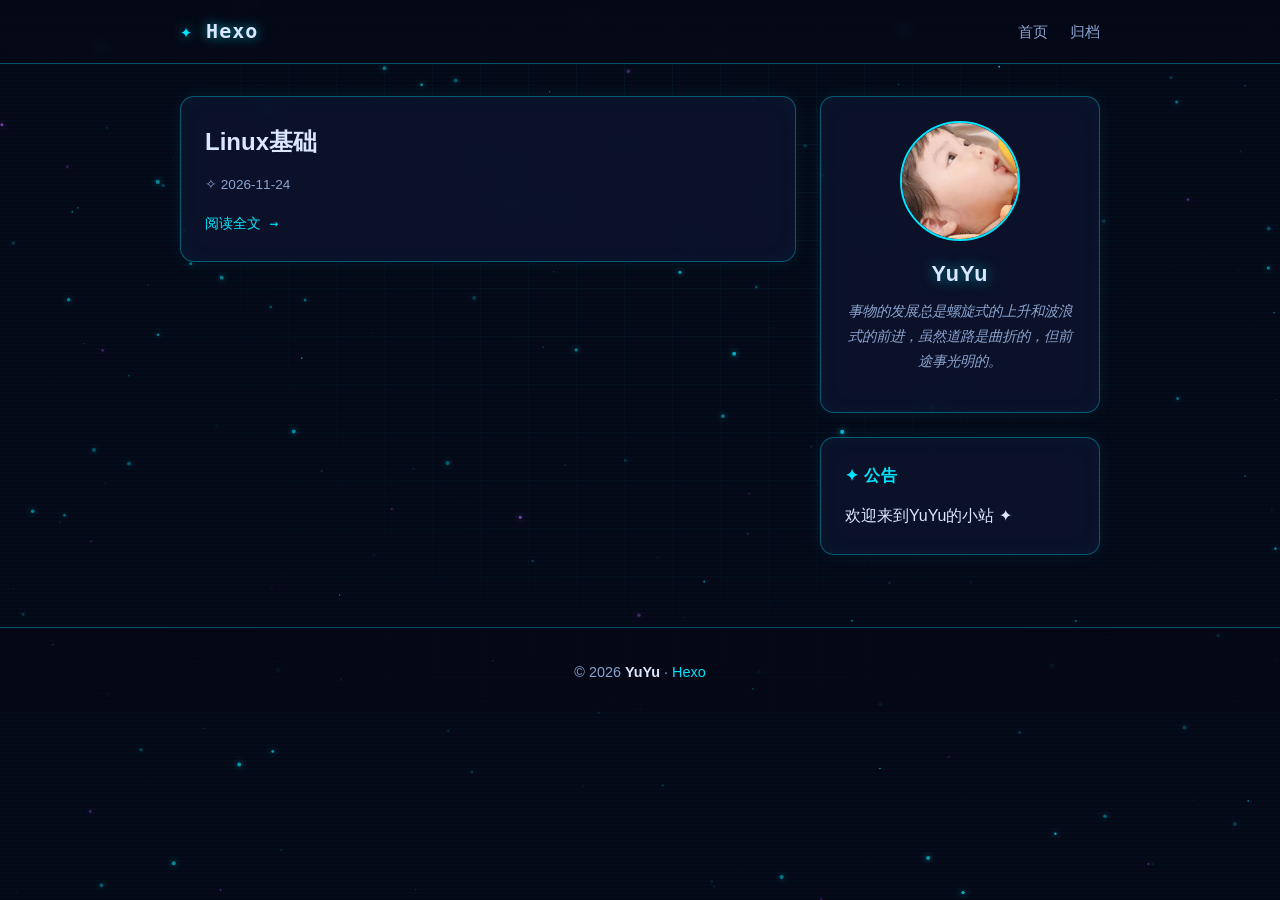
<file: index.html>
<!DOCTYPE html>
<html lang="en">
<head>
  <meta charset="utf-8">
<meta name="viewport" content="width=device-width, initial-scale=1.0">
<title>Hexo</title>
<meta name="description" content="">

<link rel="stylesheet" href="/css/style.css">


<link rel="icon" href="/img/favicon.png">


<meta name="generator" content="Hexo 8.1.2"></head>
<body>
  <!-- 星空背景画布 -->
  <canvas id="starfield" aria-hidden="true"></canvas>
  
  <div class="grid-overlay" aria-hidden="true"></div>
  
  
  <div class="scanline" aria-hidden="true"></div>
  

  <header class="site-header">
  <nav class="nav container">
    <a class="brand" href="/">
      <span class="brand-mark">✦</span>
      Hexo
    </a>
    <button class="nav-toggle" aria-label="菜单">☰</button>
    <ul class="nav-menu">
      
        <li><a href="/">首页</a></li>
      
        <li><a href="/archives/">归档</a></li>
      
    </ul>
  </nav>
</header>


  <main class="container with-sidebar">
    <section class="content">
      
  <article class="card post-card">
    <h2 class="post-title">
      <a href="/2026/11/24/Linux%E5%9F%BA%E7%A1%80/">Linux基础</a>
    </h2>
    <div class="post-meta">
      <span class="meta-item">✧ <time datetime="2026-11-24">2026-11-24</time></span>
      
      
    </div>
    
    <a class="read-more" href="/2026/11/24/Linux%E5%9F%BA%E7%A1%80/">阅读全文 →</a>
  </article>





    </section>
    
      <aside class="sidebar">
  <!-- 头像 / 昵称 / 个签 -->
  <div class="card profile-card">
    <div class="avatar-wrap glow">
      <img class="avatar" src="/img/YuAn.jpg" alt="YuYu">
    </div>
    <h2 class="nickname">YuYu</h2>
    <p class="signature">事物的发展总是螺旋式的上升和波浪式的前进，虽然道路是曲折的，但前途事光明的。</p>
    <div class="social-links">
      
    </div>
  </div>

  
  <div class="card notice-card">
    <h3 class="card-title">✦ 公告</h3>
    <p>欢迎来到YuYu的小站 ✦</p>
  </div>
  

  

  
</aside>

    
  </main>

  <footer class="site-footer">
  <div class="container">
    <p></p>
    
    <p class="copyright">© 2026 <b>YuYu</b> · <a href="/">Hexo</a></p>
  </div>
</footer>


  
  <button id="back-top" title="返回顶部">▲</button>
  

  <script>
  window.GALAXY_CONFIG = {
    starCount: 220,
    maxRadius: 1.8,
    twinkleSpeed: 0.035,
    driftSpeed: 0.06,
    meteorCount: 2,
    meteorInterval: 2600,
    meteorSpeed: 9,
    primaryColor: '#00e5ff',
    secondaryColor: '#a855f7'
  };
</script>
<script src="/js/starfield.js" defer></script>
<script src="/js/main.js" defer></script>

</body>
</html>
</file>
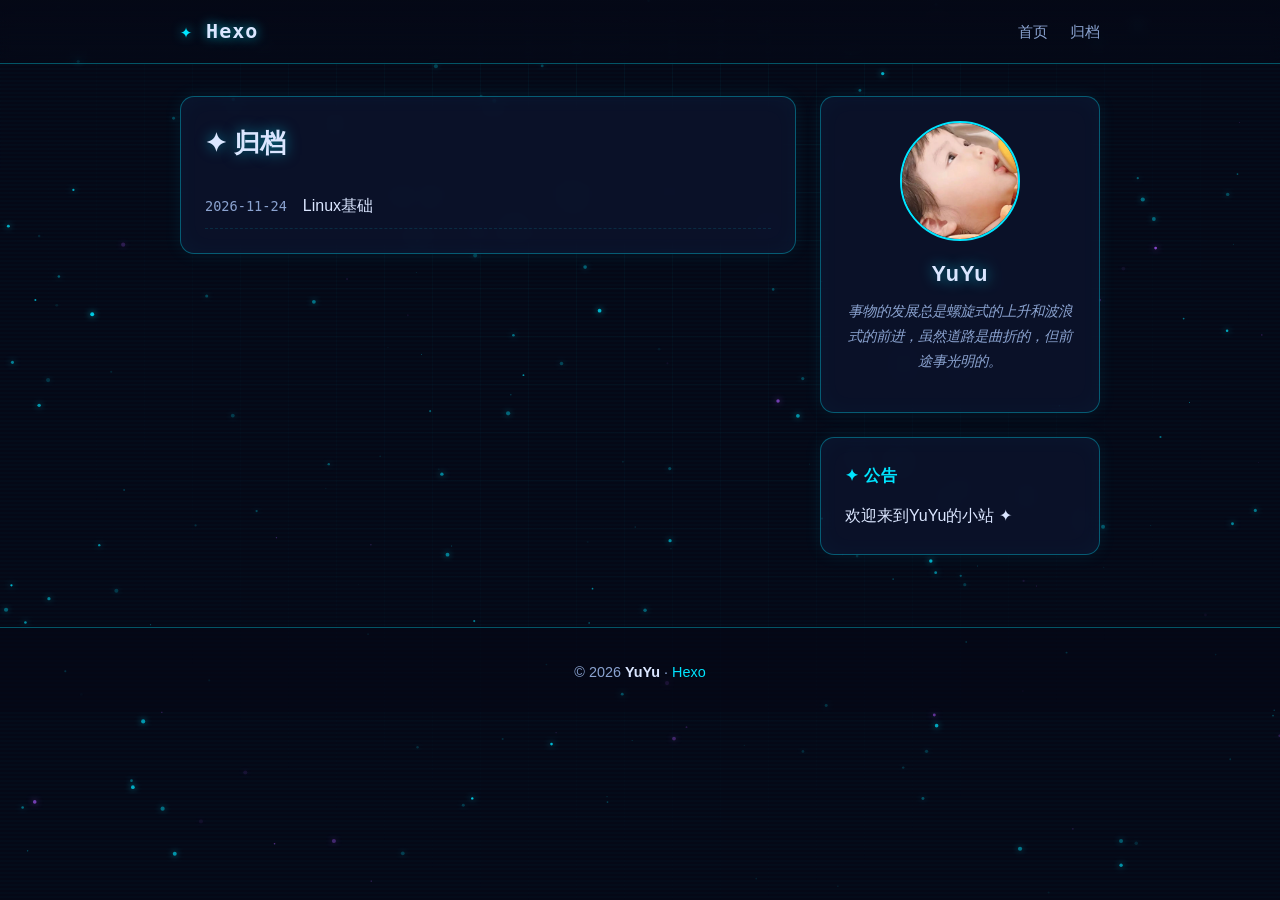
<file: archives/index.html>
<!DOCTYPE html>
<html lang="en">
<head>
  <meta charset="utf-8">
<meta name="viewport" content="width=device-width, initial-scale=1.0">
<title>Hexo</title>
<meta name="description" content="">

<link rel="stylesheet" href="/css/style.css">


<link rel="icon" href="/img/favicon.png">


<meta name="generator" content="Hexo 8.1.2"></head>
<body>
  <!-- 星空背景画布 -->
  <canvas id="starfield" aria-hidden="true"></canvas>
  
  <div class="grid-overlay" aria-hidden="true"></div>
  
  
  <div class="scanline" aria-hidden="true"></div>
  

  <header class="site-header">
  <nav class="nav container">
    <a class="brand" href="/">
      <span class="brand-mark">✦</span>
      Hexo
    </a>
    <button class="nav-toggle" aria-label="菜单">☰</button>
    <ul class="nav-menu">
      
        <li><a href="/">首页</a></li>
      
        <li><a href="/archives/">归档</a></li>
      
    </ul>
  </nav>
</header>


  <main class="container with-sidebar">
    <section class="content">
      <div class="card archive-page">
  <h1 class="page-title">✦ 归档</h1>
  
    <div class="archive-item">
      <span class="archive-date">2026-11-24</span>
      <a class="archive-link" href="/2026/11/24/Linux%E5%9F%BA%E7%A1%80/">Linux基础</a>
    </div>
  
  

</div>

    </section>
    
      <aside class="sidebar">
  <!-- 头像 / 昵称 / 个签 -->
  <div class="card profile-card">
    <div class="avatar-wrap glow">
      <img class="avatar" src="/img/YuAn.jpg" alt="YuYu">
    </div>
    <h2 class="nickname">YuYu</h2>
    <p class="signature">事物的发展总是螺旋式的上升和波浪式的前进，虽然道路是曲折的，但前途事光明的。</p>
    <div class="social-links">
      
    </div>
  </div>

  
  <div class="card notice-card">
    <h3 class="card-title">✦ 公告</h3>
    <p>欢迎来到YuYu的小站 ✦</p>
  </div>
  

  

  
</aside>

    
  </main>

  <footer class="site-footer">
  <div class="container">
    <p></p>
    
    <p class="copyright">© 2026 <b>YuYu</b> · <a href="/">Hexo</a></p>
  </div>
</footer>


  
  <button id="back-top" title="返回顶部">▲</button>
  

  <script>
  window.GALAXY_CONFIG = {
    starCount: 220,
    maxRadius: 1.8,
    twinkleSpeed: 0.035,
    driftSpeed: 0.06,
    meteorCount: 2,
    meteorInterval: 2600,
    meteorSpeed: 9,
    primaryColor: '#00e5ff',
    secondaryColor: '#a855f7'
  };
</script>
<script src="/js/starfield.js" defer></script>
<script src="/js/main.js" defer></script>

</body>
</html>
</file>
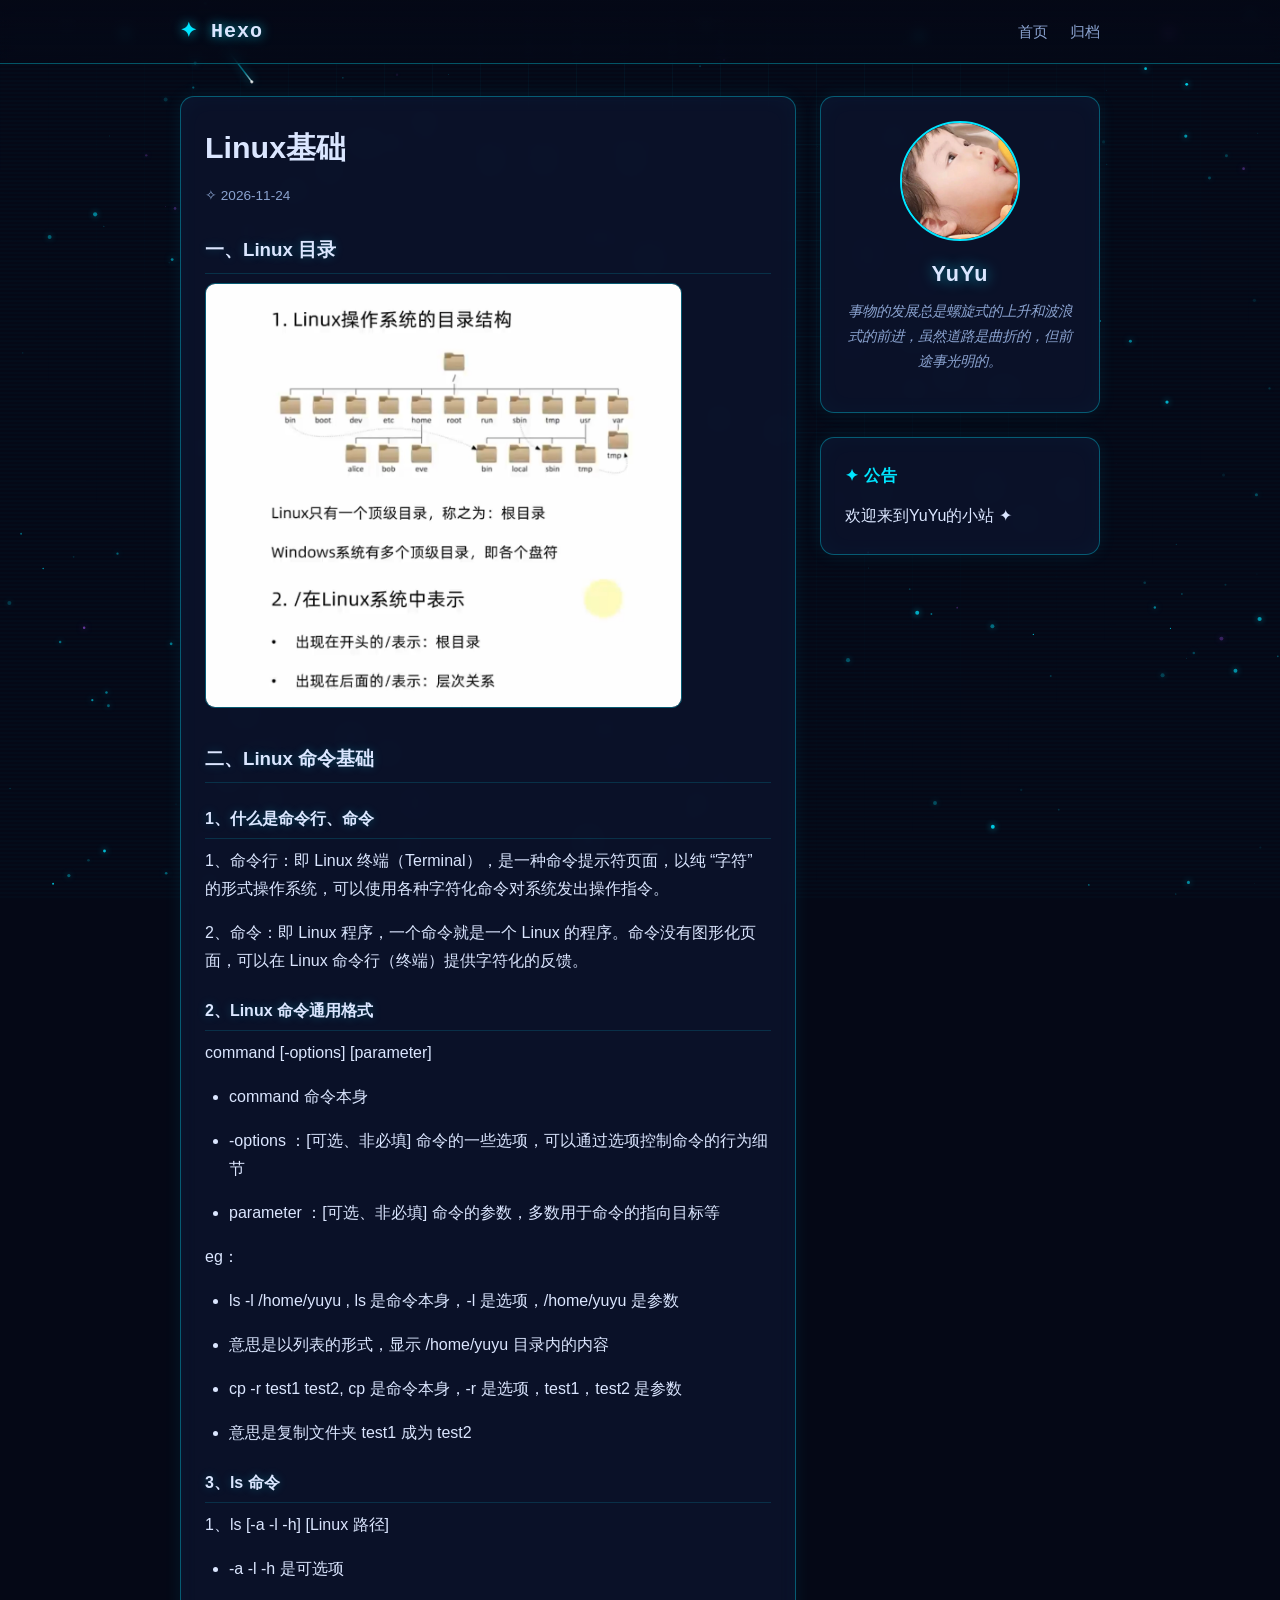
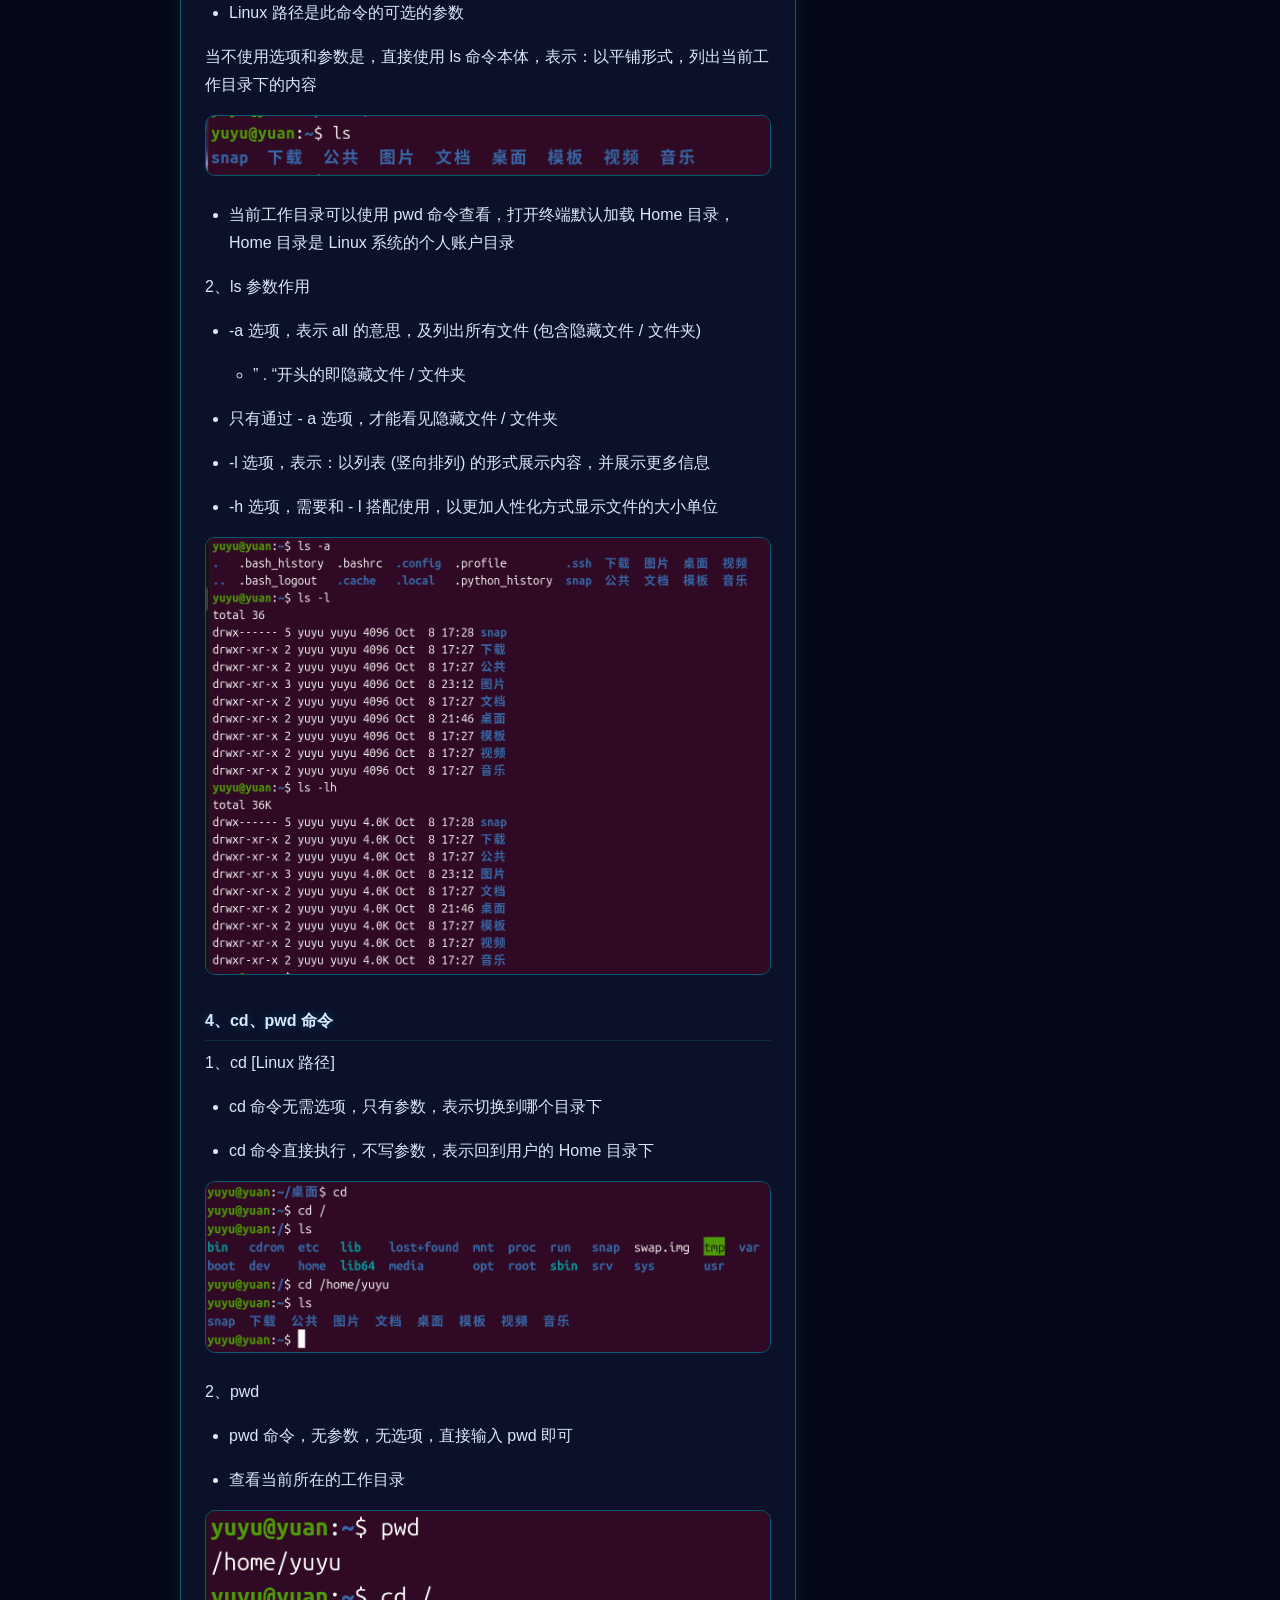
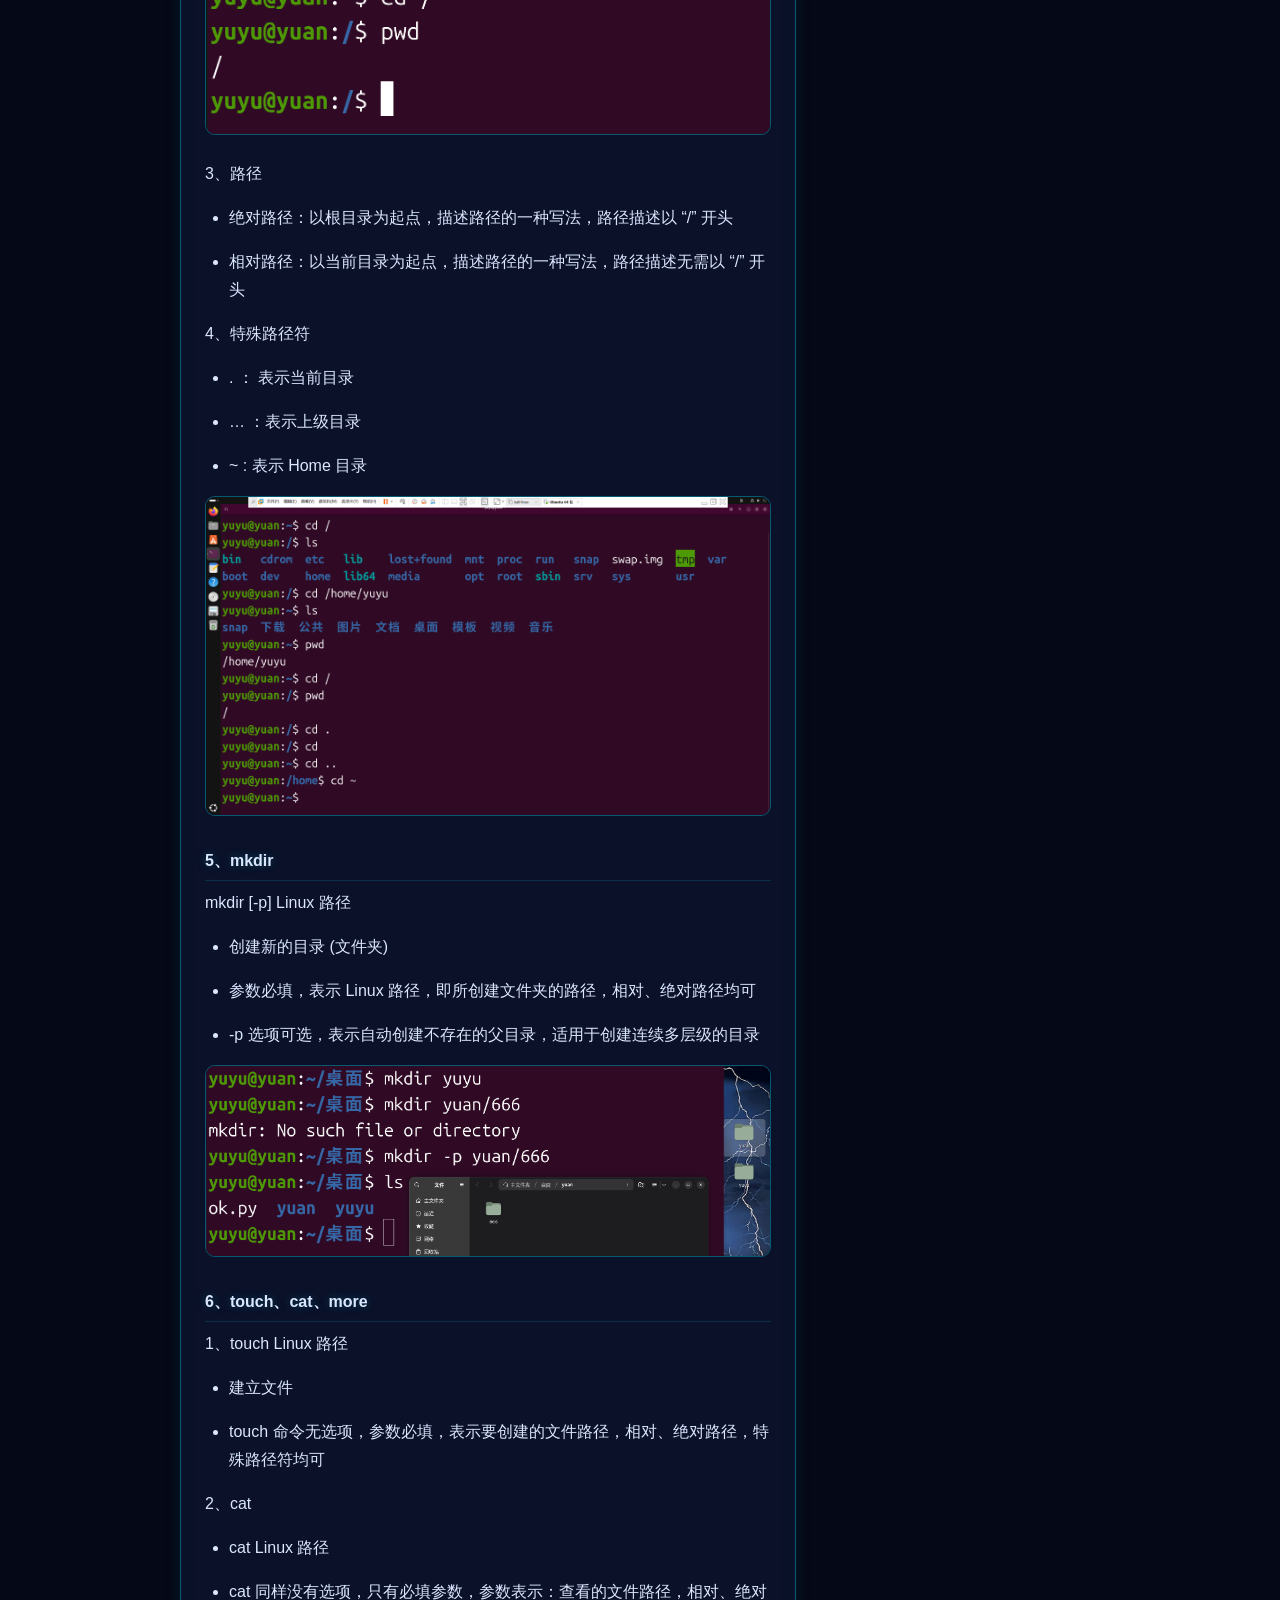
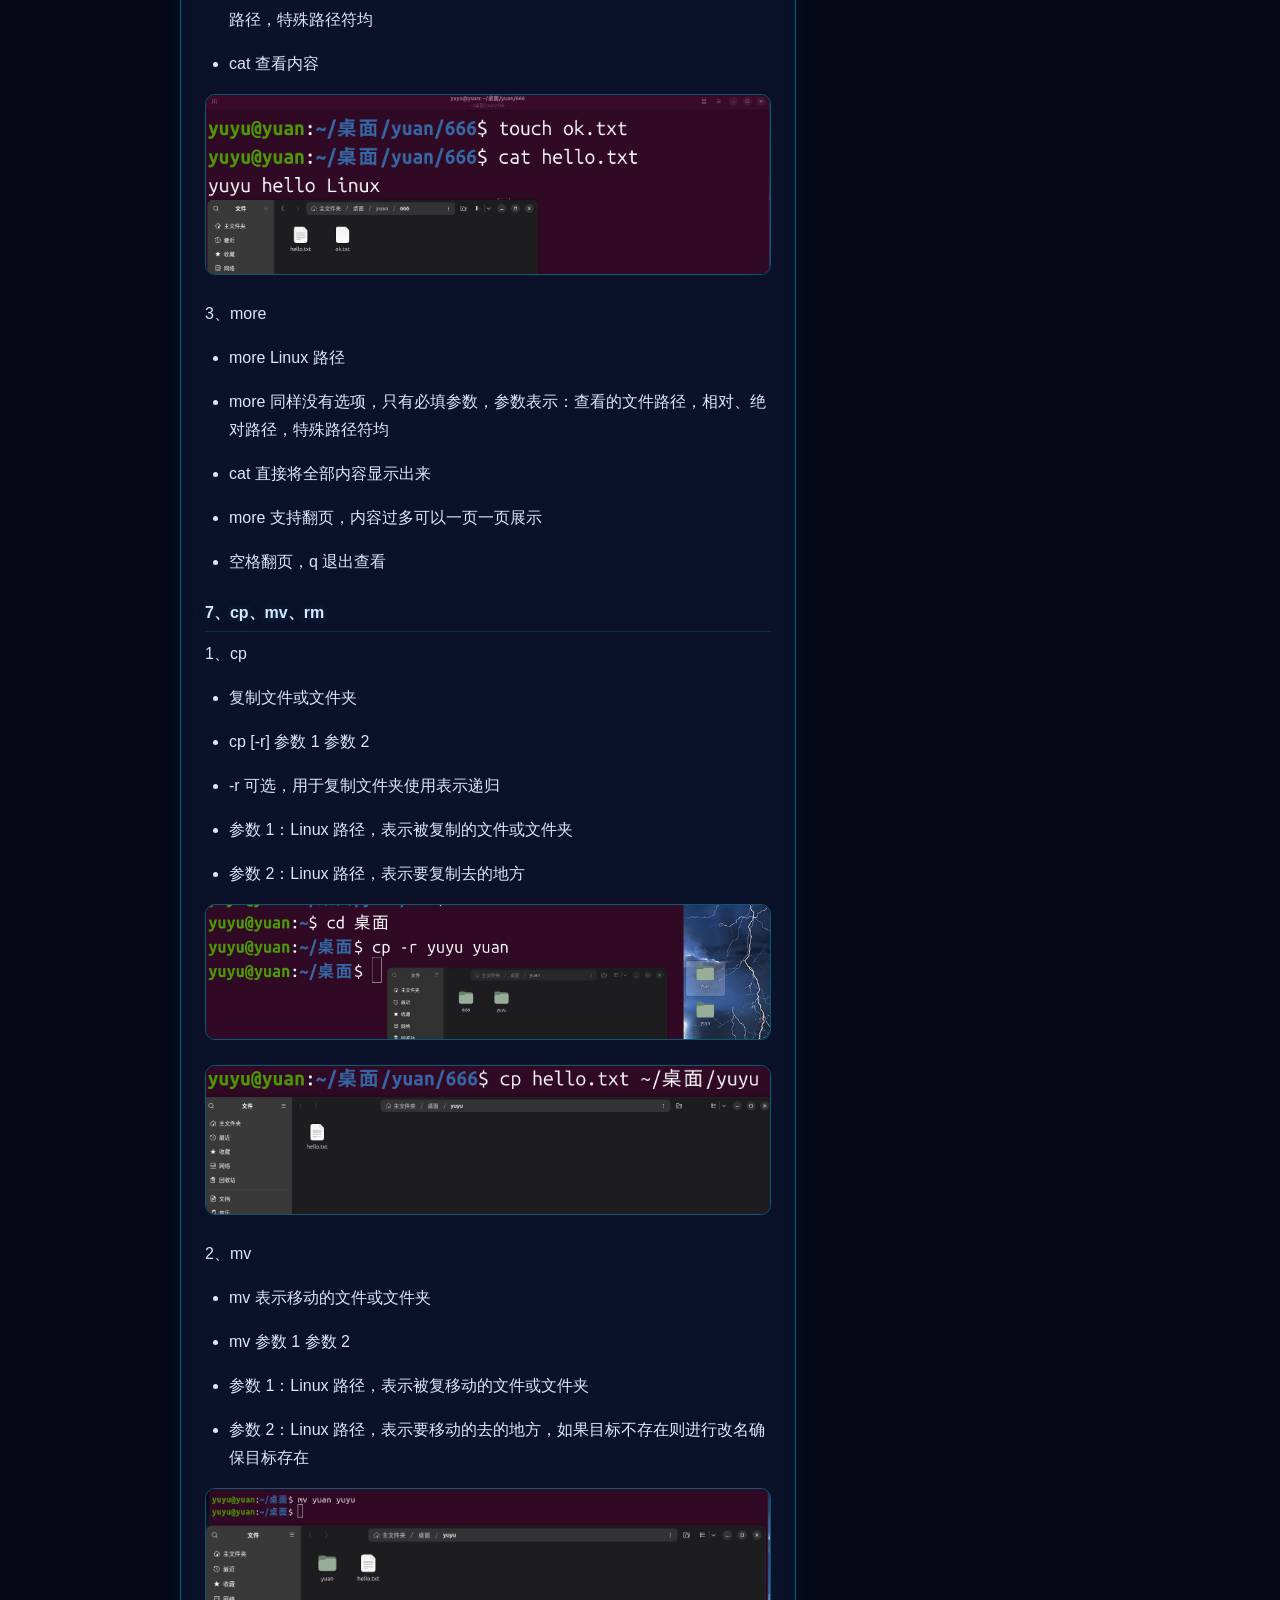
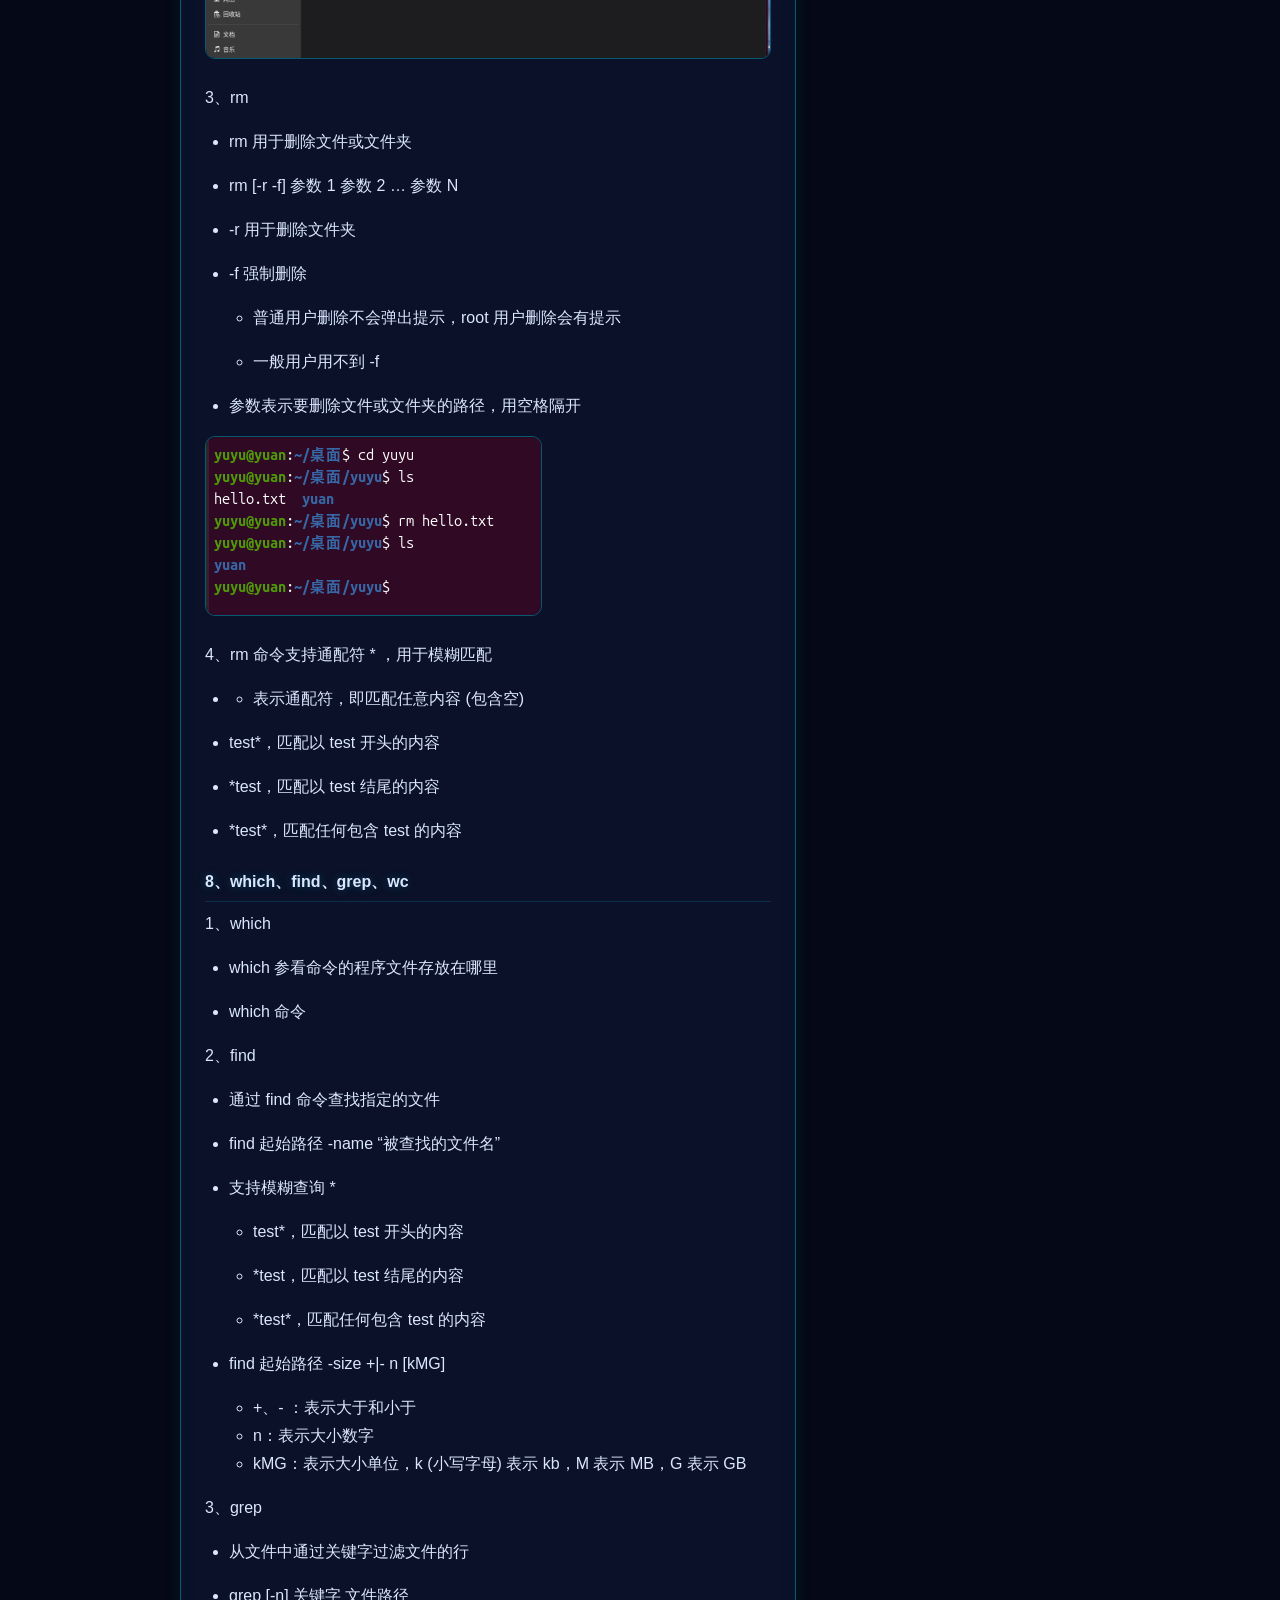
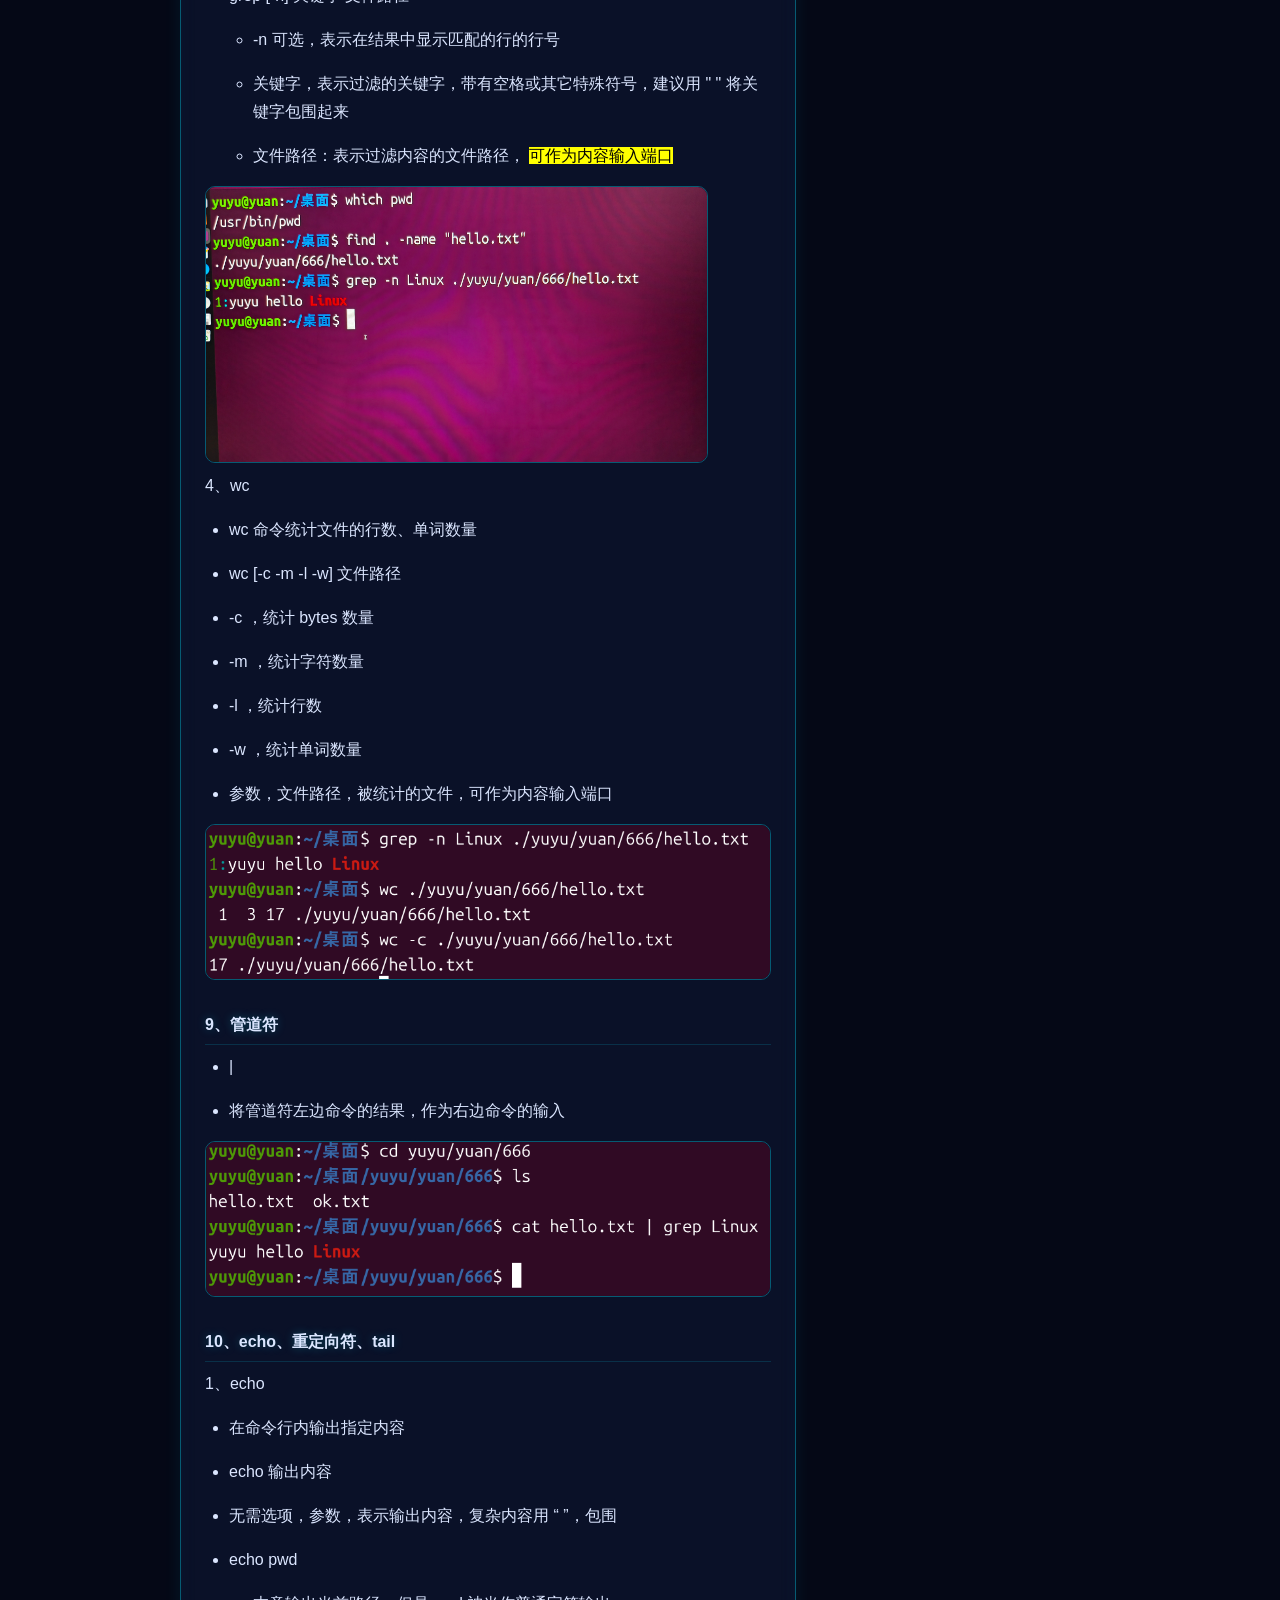
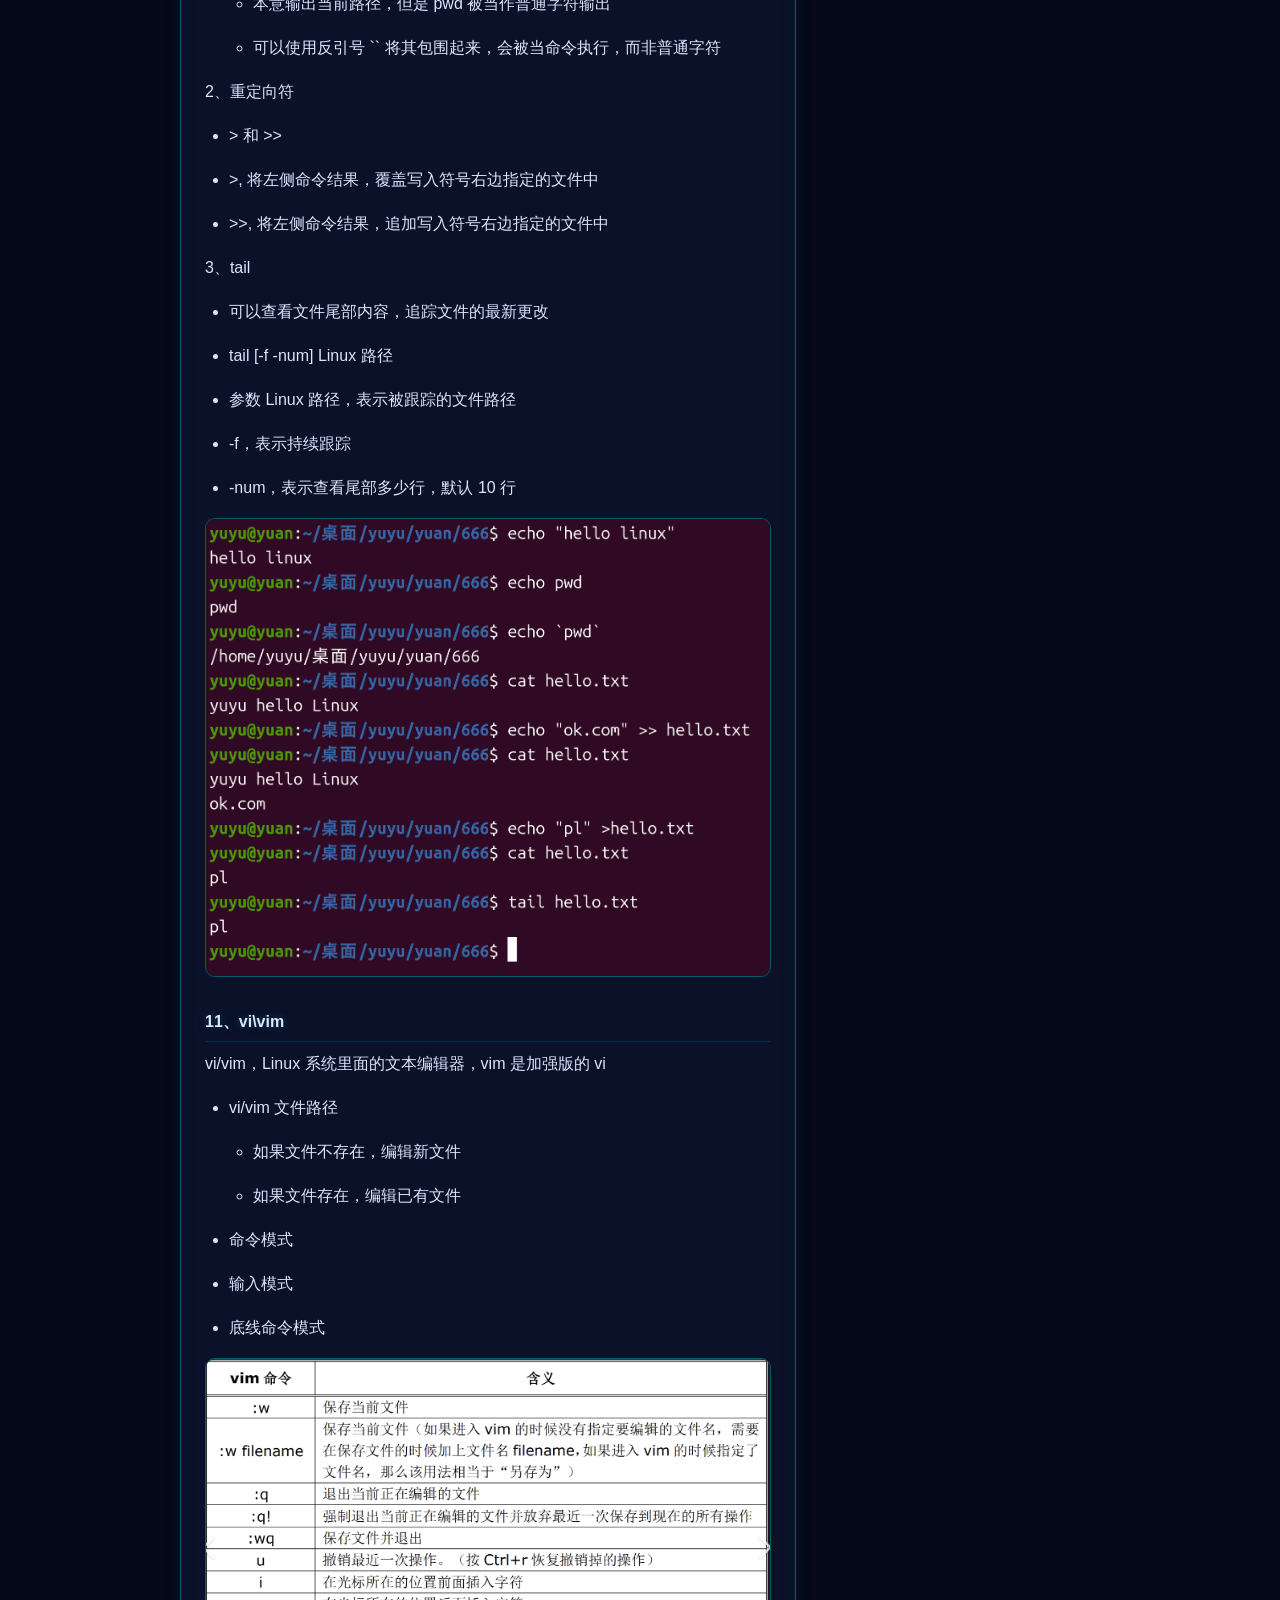
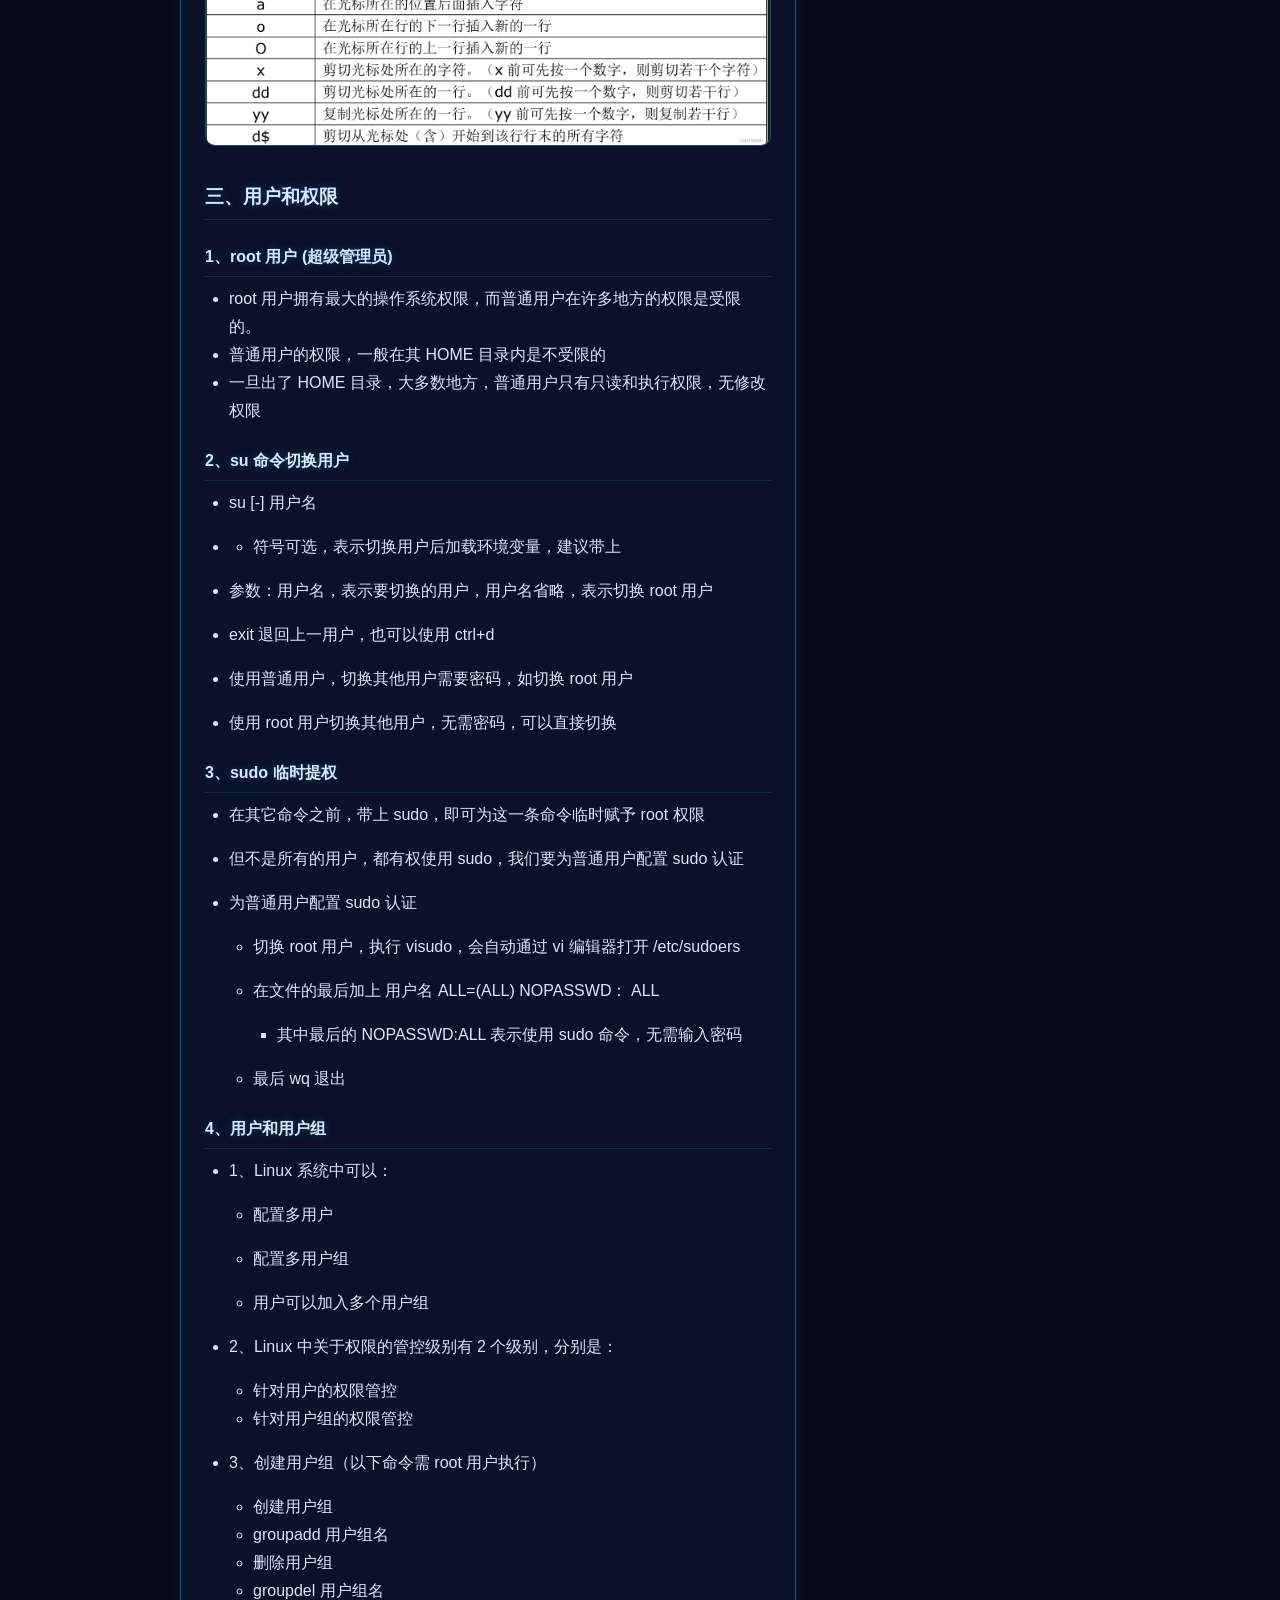
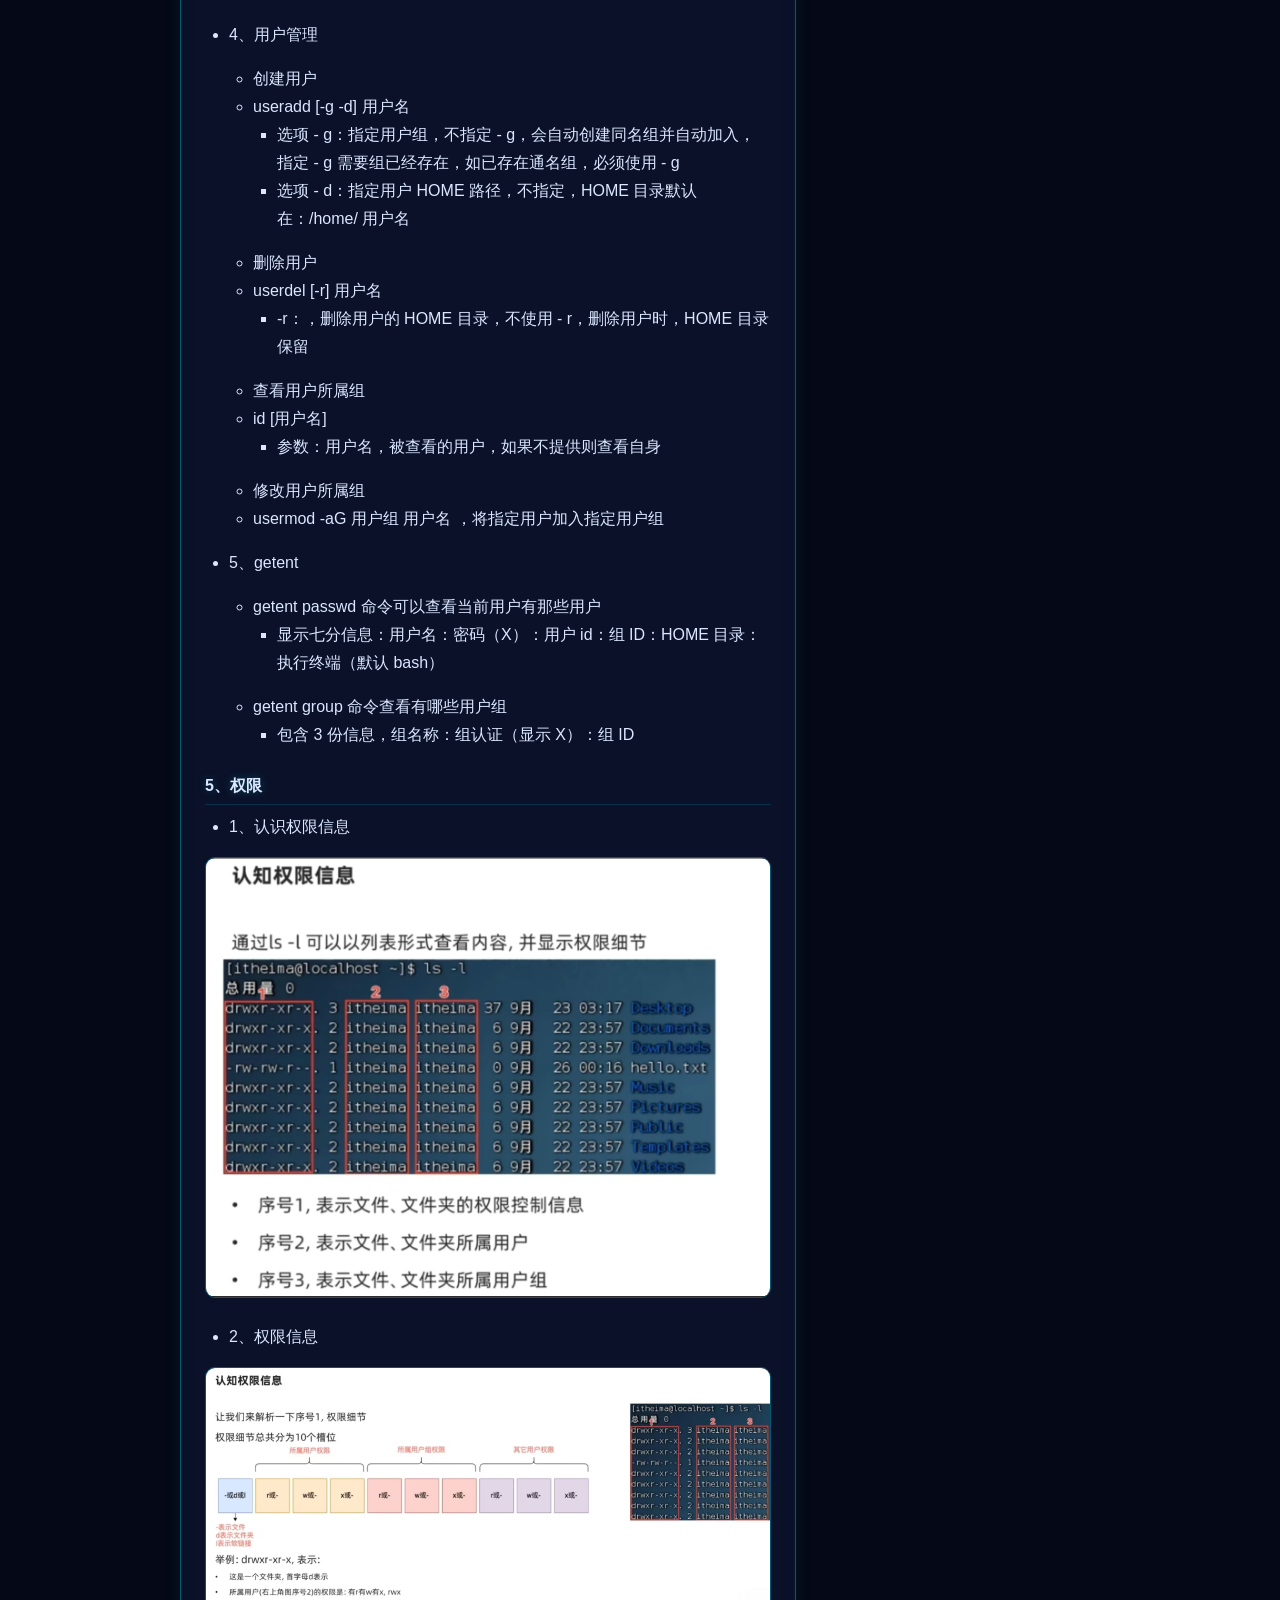
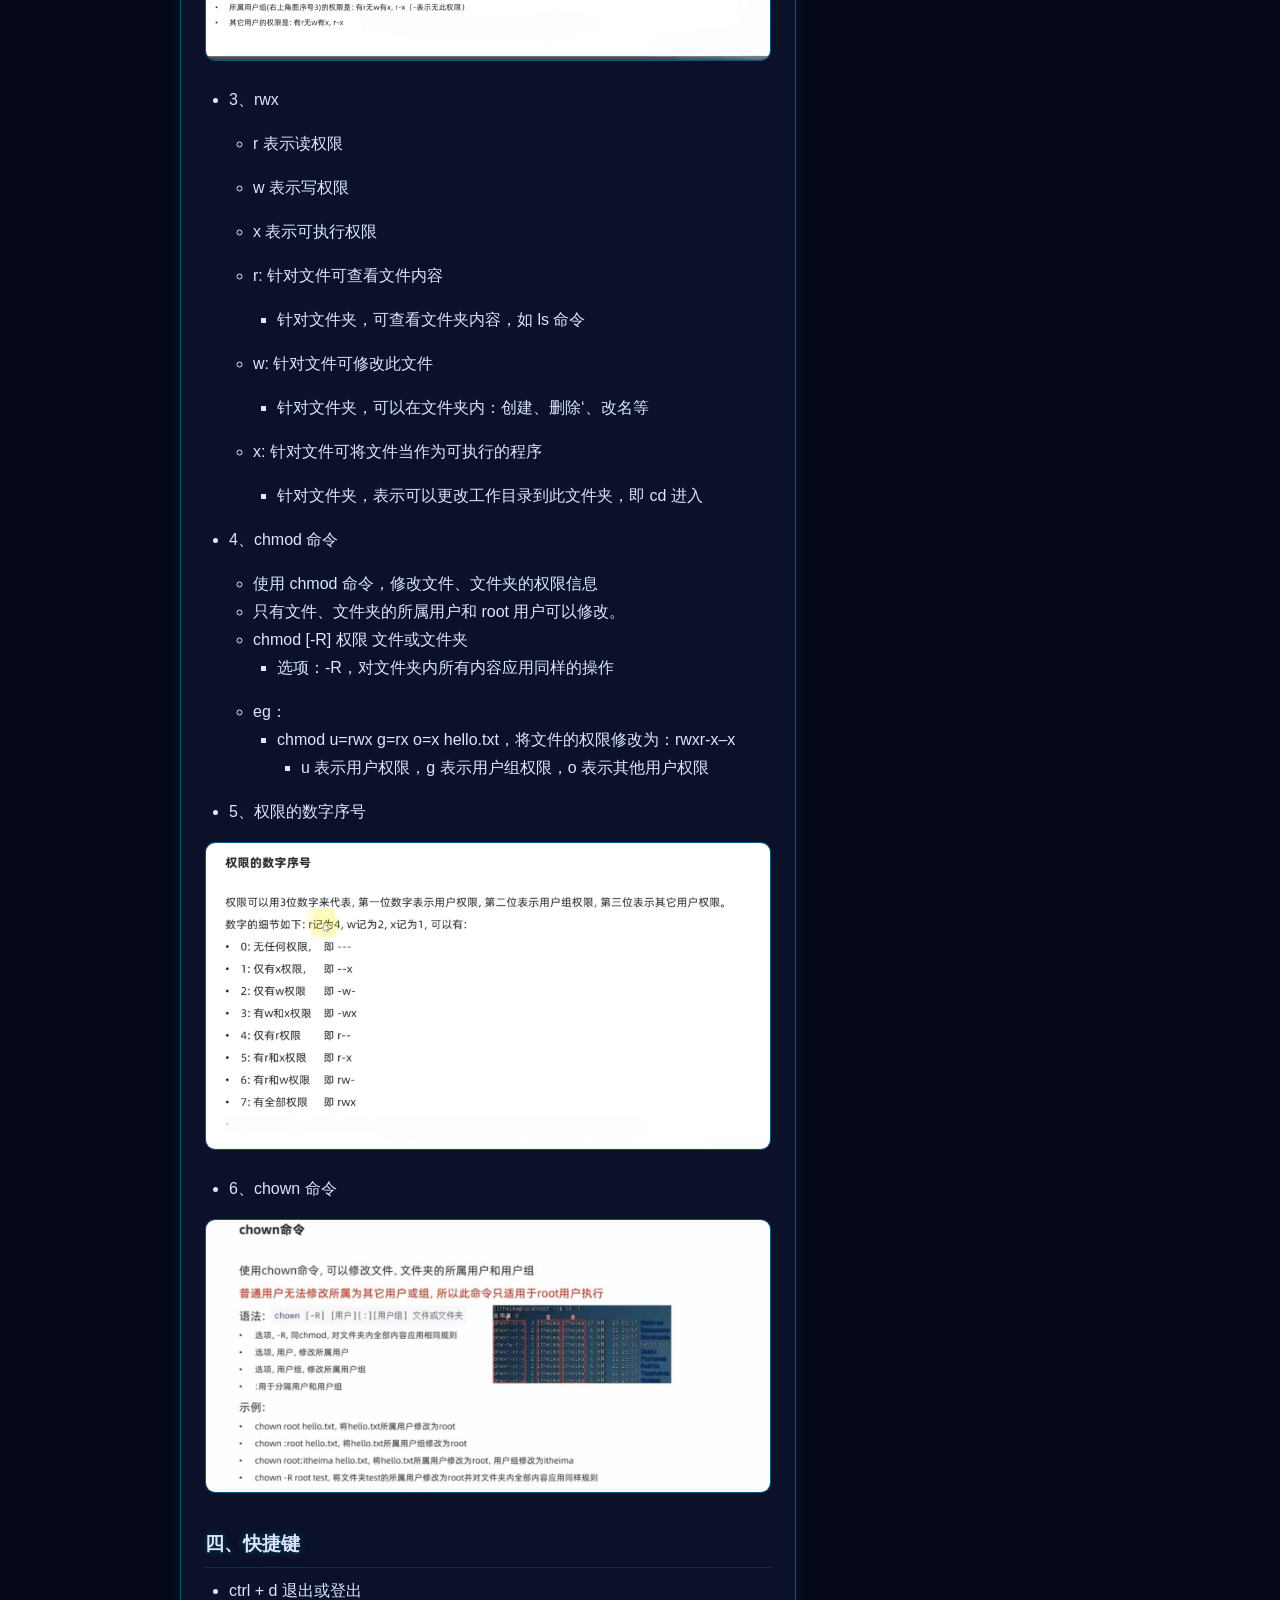
<file: 2026/11/24/Linux基础/index.html>
<!DOCTYPE html>
<html lang="en">
<head>
  <meta charset="utf-8">
<meta name="viewport" content="width=device-width, initial-scale=1.0">
<title>Linux基础 | Hexo</title>
<meta name="description" content="">

<link rel="stylesheet" href="/css/style.css">


<link rel="icon" href="/img/favicon.png">


<meta name="generator" content="Hexo 8.1.2"></head>
<body>
  <!-- 星空背景画布 -->
  <canvas id="starfield" aria-hidden="true"></canvas>
  
  <div class="grid-overlay" aria-hidden="true"></div>
  
  
  <div class="scanline" aria-hidden="true"></div>
  

  <header class="site-header">
  <nav class="nav container">
    <a class="brand" href="/">
      <span class="brand-mark">✦</span>
      Hexo
    </a>
    <button class="nav-toggle" aria-label="菜单">☰</button>
    <ul class="nav-menu">
      
        <li><a href="/">首页</a></li>
      
        <li><a href="/archives/">归档</a></li>
      
    </ul>
  </nav>
</header>


  <main class="container with-sidebar">
    <section class="content">
      <article class="card post-full">
  <h1 class="post-title">Linux基础</h1>
  <div class="post-meta">
    <span class="meta-item">✧ <time datetime="2026-11-24">2026-11-24</time></span>
    
    
    
    
  </div>

  <div class="post-content">
    <h3 id="一-linux目录"><a class="markdownIt-Anchor" href="#一-linux目录">#</a> 一、Linux 目录</h3>
<img title="" src="/images/linux/Linux目录结构.jpg" alt="Linux目录结构" width="477">
<h3 id="二-linux命令基础"><a class="markdownIt-Anchor" href="#二-linux命令基础">#</a> 二、Linux 命令基础</h3>
<h4 id="1-什么是命令行-命令"><a class="markdownIt-Anchor" href="#1-什么是命令行-命令">#</a> 1、什么是命令行、命令</h4>
<p>1、命令行：即 Linux 终端（Terminal），是一种命令提示符页面，以纯 “字符” 的形式操作系统，可以使用各种字符化命令对系统发出操作指令。</p>
<p>2、命令：即 Linux 程序，一个命令就是一个 Linux 的程序。命令没有图形化页面，可以在 Linux 命令行（终端）提供字符化的反馈。</p>
<h4 id="2-linux命令通用格式"><a class="markdownIt-Anchor" href="#2-linux命令通用格式">#</a> 2、Linux 命令通用格式</h4>
<p>command [-options] [parameter]</p>
<ul>
<li>
<p>command 命令本身</p>
</li>
<li>
<p>-options ：[可选、非必填] 命令的一些选项，可以通过选项控制命令的行为细节</p>
</li>
<li>
<p>parameter ：[可选、非必填] 命令的参数，多数用于命令的指向目标等</p>
</li>
</ul>
<p>eg：</p>
<ul>
<li>
<p>ls -l /home/yuyu , ls 是命令本身，-l 是选项，/home/yuyu 是参数</p>
</li>
<li>
<p>意思是以列表的形式，显示 /home/yuyu 目录内的内容</p>
</li>
<li>
<p>cp -r test1 test2, cp 是命令本身，-r 是选项，test1，test2 是参数</p>
</li>
<li>
<p>意思是复制文件夹 test1 成为 test2</p>
</li>
</ul>
<h4 id="3-ls命令"><a class="markdownIt-Anchor" href="#3-ls命令">#</a> 3、ls 命令</h4>
<p>1、ls [-a -l -h] [Linux 路径]</p>
<ul>
<li>
<p>-a -l -h 是可选项</p>
</li>
<li>
<p>Linux 路径是此命令的可选的参数</p>
</li>
</ul>
<p>当不使用选项和参数是，直接使用 ls 命令本体，表示：以平铺形式，列出当前工作目录下的内容</p>
<p><img src="/images/linux/ls%E5%91%BD%E4%BB%A4.png" alt="列出内容"></p>
<ul>
<li>当前工作目录可以使用 pwd 命令查看，打开终端默认加载 Home 目录，Home 目录是 Linux 系统的个人账户目录</li>
</ul>
<p>2、ls 参数作用</p>
<ul>
<li>
<p>-a 选项，表示 all 的意思，及列出所有文件 (包含隐藏文件 / 文件夹)</p>
<ul>
<li>” . “开头的即隐藏文件 / 文件夹</li>
</ul>
</li>
<li>
<p>只有通过 - a 选项，才能看见隐藏文件 / 文件夹</p>
</li>
<li>
<p>-l 选项，表示：以列表 (竖向排列) 的形式展示内容，并展示更多信息</p>
</li>
<li>
<p>-h 选项，需要和 - l 搭配使用，以更加人性化方式显示文件的大小单位</p>
</li>
</ul>
<img title="" src="/images/linux/ls参数.png" alt="ls -a / -l / -h" width="690">
<h4 id="4-cd-pwd命令"><a class="markdownIt-Anchor" href="#4-cd-pwd命令">#</a> 4、cd、pwd 命令</h4>
<p>1、cd [Linux 路径]</p>
<ul>
<li>
<p>cd 命令无需选项，只有参数，表示切换到哪个目录下</p>
</li>
<li>
<p>cd 命令直接执行，不写参数，表示回到用户的 Home 目录下</p>
</li>
</ul>
<p><img src="/images/linux/cd.png" alt="cd命令"></p>
<p>2、pwd</p>
<ul>
<li>
<p>pwd 命令，无参数，无选项，直接输入 pwd 即可</p>
</li>
<li>
<p>查看当前所在的工作目录</p>
</li>
</ul>
<p><img src="/images/linux/pwd.png" alt="pwd"></p>
<p>3、路径</p>
<ul>
<li>
<p>绝对路径：以根目录为起点，描述路径的一种写法，路径描述以 “/” 开头</p>
</li>
<li>
<p>相对路径：以当前目录为起点，描述路径的一种写法，路径描述无需以 “/” 开头</p>
</li>
</ul>
<p>4、特殊路径符</p>
<ul>
<li>
<p>. ： 表示当前目录</p>
</li>
<li>
<p>… ：表示上级目录</p>
</li>
<li>
<p>~ :  表示 Home 目录</p>
</li>
</ul>
<p><img src="/images/linux/special-path-chars.png" alt="特殊路径符"></p>
<h4 id="5-mkdir"><a class="markdownIt-Anchor" href="#5-mkdir">#</a> 5、mkdir</h4>
<p>mkdir [-p] Linux 路径</p>
<ul>
<li>
<p>创建新的目录 (文件夹)</p>
</li>
<li>
<p>参数必填，表示 Linux 路径，即所创建文件夹的路径，相对、绝对路径均可</p>
</li>
<li>
<p>-p 选项可选，表示自动创建不存在的父目录，适用于创建连续多层级的目录</p>
</li>
</ul>
<p><img src="/images/linux/mkdir.png" alt="mldir"></p>
<h4 id="6-touch-cat-more"><a class="markdownIt-Anchor" href="#6-touch-cat-more">#</a> 6、touch、cat、more</h4>
<p>1、touch Linux 路径</p>
<ul>
<li>
<p>建立文件</p>
</li>
<li>
<p>touch 命令无选项，参数必填，表示要创建的文件路径，相对、绝对路径，特殊路径符均可</p>
</li>
</ul>
<p>2、cat</p>
<ul>
<li>
<p>cat Linux 路径</p>
</li>
<li>
<p>cat 同样没有选项，只有必填参数，参数表示：查看的文件路径，相对、绝对路径，特殊路径符均</p>
</li>
<li>
<p>cat 查看内容</p>
</li>
</ul>
<p><img src="/images/linux/touch-cat.png" alt="touch cat"></p>
<p>3、more</p>
<ul>
<li>
<p>more Linux 路径</p>
</li>
<li>
<p>more 同样没有选项，只有必填参数，参数表示：查看的文件路径，相对、绝对路径，特殊路径符均</p>
</li>
<li>
<p>cat 直接将全部内容显示出来</p>
</li>
<li>
<p>more 支持翻页，内容过多可以一页一页展示</p>
</li>
<li>
<p>空格翻页，q 退出查看</p>
</li>
</ul>
<h4 id="7-cp-mv-rm"><a class="markdownIt-Anchor" href="#7-cp-mv-rm">#</a> 7、cp、mv、rm</h4>
<p>1、cp</p>
<ul>
<li>
<p>复制文件或文件夹</p>
</li>
<li>
<p>cp [-r] 参数 1 参数 2</p>
</li>
<li>
<p>-r 可选，用于复制文件夹使用表示递归</p>
</li>
<li>
<p>参数 1：Linux 路径，表示被复制的文件或文件夹</p>
</li>
<li>
<p>参数 2：Linux 路径，表示要复制去的地方</p>
</li>
</ul>
<p><img src="/images/linux/cp1.png" alt="cp"></p>
<p><img src="/images/linux/cp2.png" alt="cp"></p>
<p>2、mv</p>
<ul>
<li>
<p>mv 表示移动的文件或文件夹</p>
</li>
<li>
<p>mv 参数 1 参数 2</p>
</li>
<li>
<p>参数 1：Linux 路径，表示被复移动的文件或文件夹</p>
</li>
<li>
<p>参数 2：Linux 路径，表示要移动的去的地方，如果目标不存在则进行改名确保目标存在</p>
</li>
</ul>
<p><img src="/images/linux/mv.png" alt="mv"></p>
<p>3、rm</p>
<ul>
<li>
<p>rm 用于删除文件或文件夹</p>
</li>
<li>
<p>rm [-r -f] 参数 1 参数 2 … 参数 N</p>
</li>
<li>
<p>-r 用于删除文件夹</p>
</li>
<li>
<p>-f 强制删除</p>
<ul>
<li>
<p>普通用户删除不会弹出提示，root 用户删除会有提示</p>
</li>
<li>
<p>一般用户用不到 -f</p>
</li>
</ul>
</li>
<li>
<p>参数表示要删除文件或文件夹的路径，用空格隔开</p>
</li>
</ul>
<p><img src="/images/linux/rm.png" alt="rm"></p>
<p>4、rm 命令支持通配符 * ，用于模糊匹配</p>
<ul>
<li>
<ul>
<li>表示通配符，即匹配任意内容 (包含空)</li>
</ul>
</li>
<li>
<p>test*，匹配以 test 开头的内容</p>
</li>
<li>
<p>*test，匹配以 test 结尾的内容</p>
</li>
<li>
<p>*test*，匹配任何包含 test 的内容</p>
</li>
</ul>
<h4 id="8-which-find-grep-wc"><a class="markdownIt-Anchor" href="#8-which-find-grep-wc">#</a> 8、which、find、grep、wc</h4>
<p>1、which</p>
<ul>
<li>
<p>which 参看命令的程序文件存放在哪里</p>
</li>
<li>
<p>which 命令</p>
</li>
</ul>
<p>2、find</p>
<ul>
<li>
<p>通过 find 命令查找指定的文件</p>
</li>
<li>
<p>find 起始路径 -name “被查找的文件名”</p>
</li>
<li>
<p>支持模糊查询 *</p>
<ul>
<li>
<p>test*，匹配以 test 开头的内容</p>
</li>
<li>
<p>*test，匹配以 test 结尾的内容</p>
</li>
<li>
<p>*test*，匹配任何包含 test 的内容</p>
</li>
</ul>
</li>
<li>
<p>find 起始路径 -size +|- n [kMG]</p>
<ul>
<li>+、- ：表示大于和小于</li>
<li>n：表示大小数字</li>
<li>kMG：表示大小单位，k (小写字母) 表示 kb，M 表示 MB，G 表示 GB</li>
</ul>
</li>
</ul>
<p>3、grep</p>
<ul>
<li>
<p>从文件中通过关键字过滤文件的行</p>
</li>
<li>
<p>grep [-n] 关键字 文件路径</p>
<ul>
<li>
<p>-n 可选，表示在结果中显示匹配的行的行号</p>
</li>
<li>
<p>关键字，表示过滤的关键字，带有空格或其它特殊符号，建议用 &quot; &quot; 将关键字包围起来</p>
</li>
<li>
<p>文件路径：表示过滤内容的文件路径， <mark> 可作为内容输入端口 </mark></p>
</li>
</ul>
</li>
</ul>
<img title="" src="/images/linux/which-find-grep.jpg" alt="which、find、grep、wc" width="503">
<p>4、wc</p>
<ul>
<li>
<p>wc 命令统计文件的行数、单词数量</p>
</li>
<li>
<p>wc [-c -m -l -w] 文件路径</p>
</li>
<li>
<p>-c ，统计 bytes 数量</p>
</li>
<li>
<p>-m ，统计字符数量</p>
</li>
<li>
<p>-l ，统计行数</p>
</li>
<li>
<p>-w ，统计单词数量</p>
</li>
<li>
<p>参数，文件路径，被统计的文件，可作为内容输入端口</p>
</li>
</ul>
<p><img src="/images/linux/grep-wc.png" alt="wc"></p>
<h4 id="9-管道符"><a class="markdownIt-Anchor" href="#9-管道符">#</a> 9、管道符</h4>
<ul>
<li>
<p>|</p>
</li>
<li>
<p>将管道符左边命令的结果，作为右边命令的输入</p>
</li>
</ul>
<p><img src="/images/linux/grep.png" alt="|"></p>
<h4 id="10-echo-重定向符-tail"><a class="markdownIt-Anchor" href="#10-echo-重定向符-tail">#</a> 10、echo、重定向符、tail</h4>
<p>1、echo</p>
<ul>
<li>
<p>在命令行内输出指定内容</p>
</li>
<li>
<p>echo 输出内容</p>
</li>
<li>
<p>无需选项，参数，表示输出内容，复杂内容用 “ ”，包围</p>
</li>
<li>
<p>echo pwd</p>
<ul>
<li>
<p>本意输出当前路径，但是 pwd 被当作普通字符输出</p>
</li>
<li>
<p>可以使用反引号 `` 将其包围起来，会被当命令执行，而非普通字符</p>
</li>
</ul>
</li>
</ul>
<p>2、重定向符</p>
<ul>
<li>
<p>&gt; 和 &gt;&gt;</p>
</li>
<li>
<p>&gt;, 将左侧命令结果，覆盖写入符号右边指定的文件中</p>
</li>
<li>
<p>&gt;&gt;, 将左侧命令结果，追加写入符号右边指定的文件中</p>
</li>
</ul>
<p>3、tail</p>
<ul>
<li>
<p>可以查看文件尾部内容，追踪文件的最新更改</p>
</li>
<li>
<p>tail [-f -num] Linux 路径</p>
</li>
<li>
<p>参数 Linux 路径，表示被跟踪的文件路径</p>
</li>
<li>
<p>-f，表示持续跟踪</p>
</li>
<li>
<p>-num，表示查看尾部多少行，默认 10 行</p>
</li>
</ul>
<p><img src="/images/linux/echo-tail.png" alt="echo、重定向符、tail"></p>
<h4 id="11-vivim"><a class="markdownIt-Anchor" href="#11-vivim">#</a> 11、vi\vim</h4>
<p>vi/vim，Linux 系统里面的文本编辑器，vim 是加强版的 vi</p>
<ul>
<li>
<p>vi/vim 文件路径</p>
<ul>
<li>
<p>如果文件不存在，编辑新文件</p>
</li>
<li>
<p>如果文件存在，编辑已有文件</p>
</li>
</ul>
</li>
<li>
<p>命令模式</p>
</li>
<li>
<p>输入模式</p>
</li>
<li>
<p>底线命令模式</p>
</li>
</ul>
<p><img src="/images/linux/vim.png" alt="vi/vim"></p>
<h3 id="三-用户和权限"><a class="markdownIt-Anchor" href="#三-用户和权限">#</a> 三、用户和权限</h3>
<h4 id="1-root用户超级管理员"><a class="markdownIt-Anchor" href="#1-root用户超级管理员">#</a> 1、root 用户 (超级管理员)</h4>
<ul>
<li>root 用户拥有最大的操作系统权限，而普通用户在许多地方的权限是受限的。</li>
<li>普通用户的权限，一般在其 HOME 目录内是不受限的</li>
<li>一旦出了 HOME 目录，大多数地方，普通用户只有只读和执行权限，无修改权限</li>
</ul>
<h4 id="2-su命令切换用户"><a class="markdownIt-Anchor" href="#2-su命令切换用户">#</a> 2、su 命令切换用户</h4>
<ul>
<li>
<p>su [-] 用户名</p>
</li>
<li>
<ul>
<li>符号可选，表示切换用户后加载环境变量，建议带上</li>
</ul>
</li>
<li>
<p>参数：用户名，表示要切换的用户，用户名省略，表示切换 root 用户</p>
</li>
<li>
<p>exit 退回上一用户，也可以使用 ctrl+d</p>
</li>
<li>
<p>使用普通用户，切换其他用户需要密码，如切换 root 用户</p>
</li>
<li>
<p>使用 root 用户切换其他用户，无需密码，可以直接切换</p>
</li>
</ul>
<h4 id="3-sudo临时提权"><a class="markdownIt-Anchor" href="#3-sudo临时提权">#</a> 3、sudo 临时提权</h4>
<ul>
<li>
<p>在其它命令之前，带上 sudo，即可为这一条命令临时赋予 root 权限</p>
</li>
<li>
<p>但不是所有的用户，都有权使用 sudo，我们要为普通用户配置 sudo 认证</p>
</li>
<li>
<p>为普通用户配置 sudo 认证</p>
<ul>
<li>
<p>切换 root 用户，执行 visudo，会自动通过 vi 编辑器打开 /etc/sudoers</p>
</li>
<li>
<p>在文件的最后加上 用户名 ALL=(ALL)     NOPASSWD： ALL</p>
<ul>
<li>其中最后的 NOPASSWD:ALL 表示使用 sudo 命令，无需输入密码</li>
</ul>
</li>
<li>
<p>最后 wq 退出</p>
</li>
</ul>
</li>
</ul>
<h4 id="4-用户和用户组"><a class="markdownIt-Anchor" href="#4-用户和用户组">#</a> 4、用户和用户组</h4>
<ul>
<li>
<p>1、Linux 系统中可以：</p>
<ul>
<li>
<p>配置多用户</p>
</li>
<li>
<p>配置多用户组</p>
</li>
<li>
<p>用户可以加入多个用户组</p>
</li>
</ul>
</li>
<li>
<p>2、Linux 中关于权限的管控级别有 2 个级别，分别是：</p>
<ul>
<li>针对用户的权限管控</li>
<li>针对用户组的权限管控</li>
</ul>
</li>
<li>
<p>3、创建用户组（以下命令需 root 用户执行）</p>
<ul>
<li>创建用户组</li>
<li>groupadd 用户组名</li>
<li>删除用户组</li>
<li>groupdel 用户组名</li>
</ul>
</li>
<li>
<p>4、用户管理</p>
<ul>
<li>创建用户</li>
<li>useradd [-g -d] 用户名
<ul>
<li>选项 - g：指定用户组，不指定 - g，会自动创建同名组并自动加入，指定 - g 需要组已经存在，如已存在通名组，必须使用 - g</li>
<li>选项 - d：指定用户 HOME 路径，不指定，HOME 目录默认在：/home/ 用户名</li>
</ul>
</li>
<li>删除用户</li>
<li>userdel [-r] 用户名
<ul>
<li>-r：，删除用户的 HOME 目录，不使用 - r，删除用户时，HOME 目录保留</li>
</ul>
</li>
<li>查看用户所属组</li>
<li>id [用户名]
<ul>
<li>参数：用户名，被查看的用户，如果不提供则查看自身</li>
</ul>
</li>
<li>修改用户所属组</li>
<li>usermod -aG 用户组 用户名 ，将指定用户加入指定用户组</li>
</ul>
</li>
<li>
<p>5、getent</p>
<ul>
<li>getent passwd 命令可以查看当前用户有那些用户
<ul>
<li>显示七分信息：用户名：密码（X）：用户 id：组 ID：HOME 目录：执行终端（默认 bash）</li>
</ul>
</li>
<li>getent group 命令查看有哪些用户组
<ul>
<li>包含 3 份信息，组名称：组认证（显示 X）：组 ID</li>
</ul>
</li>
</ul>
</li>
</ul>
<h4 id="5-权限"><a class="markdownIt-Anchor" href="#5-权限">#</a> 5、权限</h4>
<ul>
<li>1、认识权限信息</li>
</ul>
<p><img src="/images/linux/permissions.png" alt="权限"></p>
<ul>
<li>2、权限信息</li>
</ul>
<p><img src="/images/linux/permissions-info.jpg" alt="权限信息"></p>
<ul>
<li>
<p>3、rwx</p>
<ul>
<li>
<p>r 表示读权限</p>
</li>
<li>
<p>w 表示写权限</p>
</li>
<li>
<p>x 表示可执行权限</p>
</li>
<li>
<p>r: 针对文件可查看文件内容</p>
<ul>
<li>针对文件夹，可查看文件夹内容，如 ls 命令</li>
</ul>
</li>
<li>
<p>w: 针对文件可修改此文件</p>
<ul>
<li>针对文件夹，可以在文件夹内：创建、删除‘、改名等</li>
</ul>
</li>
<li>
<p>x: 针对文件可将文件当作为可执行的程序</p>
<ul>
<li>针对文件夹，表示可以更改工作目录到此文件夹，即 cd 进入</li>
</ul>
</li>
</ul>
</li>
<li>
<p>4、chmod 命令</p>
<ul>
<li>使用 chmod 命令，修改文件、文件夹的权限信息</li>
<li>只有文件、文件夹的所属用户和 root 用户可以修改。</li>
<li>chmod [-R] 权限 文件或文件夹
<ul>
<li>选项：-R，对文件夹内所有内容应用同样的操作</li>
</ul>
</li>
<li>eg：
<ul>
<li>chmod u=rwx g=rx o=x hello.txt，将文件的权限修改为：rwxr-x–x
<ul>
<li>u 表示用户权限，g 表示用户组权限，o 表示其他用户权限</li>
</ul>
</li>
</ul>
</li>
</ul>
</li>
<li>
<p>5、权限的数字序号</p>
</li>
</ul>
<p><img src="/images/linux/permissions-numeric.jpg" alt="权限的数字序号"></p>
<ul>
<li>6、chown 命令</li>
</ul>
<p><img src="/images/linux/chown.jpg" alt="chown"></p>
<h3 id="四-快捷键"><a class="markdownIt-Anchor" href="#四-快捷键">#</a> 四、快捷键</h3>
<ul>
<li>
<p>ctrl + d 退出或登出</p>
<ul>
<li>不能用于推出 vi/vim</li>
</ul>
</li>
<li>
<p>ctrl + c 强制停止</p>
</li>
<li>
<p>history 历史命令搜索</p>
</li>
<li>
<p>! 命令前缀，自动执行上次匹配前缀的命令</p>
</li>
<li>
<p>ctrl + r 输入内容去匹配历史命令</p>
<ul>
<li>回车可以执行</li>
<li>键盘左右键可以得到此命令</li>
</ul>
</li>
<li>
<p>ctrl + a 跳到命令开头</p>
</li>
<li>
<p>ctrl + e 跳到命令结尾</p>
</li>
<li>
<p>ctrl + 键盘左键 向左跳一个单词</p>
</li>
<li>
<p>ctrl + 键盘右键 向右跳一个单词</p>
</li>
<li>
<p>ctrl + l 清屏 效果与 clear 一致</p>
</li>
</ul>
<h3 id="五-其他"><a class="markdownIt-Anchor" href="#五-其他">#</a> 五、其他</h3>
<ul>
<li>yum 安装</li>
</ul>
<p><img src="/images/linux/yum-install.jpg" alt="yum安装"></p>
<ul>
<li>apt 安装</li>
</ul>
<p><img src="/images/linux/apt%E5%AE%89%E8%A3%85.jpg" alt="apt安装"></p>
<ul>
<li>systemctl 命令</li>
</ul>
<p><img src="/images/linux/systemctl1.jpg" alt="systemctl命令"></p>
<ul>
<li>ln 创建软链接</li>
</ul>
<p><img src="/images/linux/ln.jpg" alt="ln软链接"></p>
<ul>
<li>date 命令</li>
</ul>
<p><img src="/images/linux/date.jpg" alt="date命令"></p>
<p><img src="/images/linux/date1.jpg" alt="date命令"></p>
<ul>
<li>修改 LInux 时区</li>
</ul>
<p><img src="/images/linux/change-timezone.jpg" alt="修改LInux时区"></p>
<ul>
<li>ntp 程序</li>
</ul>
<p><img src="/images/linux/ntp.jpg" alt="ntp程序"></p>
<ul>
<li>ip 地址</li>
</ul>
<p><img src="/images/linux/ip.jpg" alt="ip地址"></p>
<p><img src="/images/linux/ip1.jpg" alt="ip地址"></p>
<ul>
<li>主机名</li>
</ul>
<p><img src="/images/linux/hostname.jpg" alt="主机名"></p>
<p><img src="/images/linux/hostname1.jpg" alt="主机名"></p>
<ul>
<li>ping、wget、curl 命令</li>
</ul>
<p><img src="/images/linux/ping.jpg" alt="ping"></p>
<p><img src="/images/linux/wget.jpg" alt="wget"></p>
<p><img src="/images/linux/curl.jpg" alt="curl"></p>
<ul>
<li>端口</li>
</ul>
<p><img src="/images/linux/port.jpg" alt=""></p>
<p><img src="/images/linux/check-port.jpg" alt=""></p>
<p><img src="/images/linux/check-port-usage.jpg" alt=""></p>

  </div>

  

  <nav class="post-nav">
    
    
  </nav>

  
</article>

    </section>
    
      <aside class="sidebar">
  <!-- 头像 / 昵称 / 个签 -->
  <div class="card profile-card">
    <div class="avatar-wrap glow">
      <img class="avatar" src="/img/YuAn.jpg" alt="YuYu">
    </div>
    <h2 class="nickname">YuYu</h2>
    <p class="signature">事物的发展总是螺旋式的上升和波浪式的前进，虽然道路是曲折的，但前途事光明的。</p>
    <div class="social-links">
      
    </div>
  </div>

  
  <div class="card notice-card">
    <h3 class="card-title">✦ 公告</h3>
    <p>欢迎来到YuYu的小站 ✦</p>
  </div>
  

  

  
</aside>

    
  </main>

  <footer class="site-footer">
  <div class="container">
    <p></p>
    
    <p class="copyright">© 2026 <b>YuYu</b> · <a href="/">Hexo</a></p>
  </div>
</footer>


  
  <button id="back-top" title="返回顶部">▲</button>
  

  <script>
  window.GALAXY_CONFIG = {
    starCount: 220,
    maxRadius: 1.8,
    twinkleSpeed: 0.035,
    driftSpeed: 0.06,
    meteorCount: 2,
    meteorInterval: 2600,
    meteorSpeed: 9,
    primaryColor: '#00e5ff',
    secondaryColor: '#a855f7'
  };
</script>
<script src="/js/starfield.js" defer></script>
<script src="/js/main.js" defer></script>

</body>
</html>
</file>
<file: css/style.css>
/* =========================================================
   hexo-theme-galaxy — 星空 · 科技感主题样式
   主色：#00e5ff（霓虹青）  辅色：#a855f7（霓虹紫）
   ========================================================= */

:root {
  --primary: #00e5ff;
  --secondary: #a855f7;
  --bg-deep: #050816;
  --bg-card: rgba(13, 22, 48, 0.72);
  --text: #dbe6ff;
  --text-dim: #8ba3d0;
  --border-glow: rgba(0, 229, 255, 0.35);
  --font-mono: "Consolas", "JetBrains Mono", "SF Mono", monospace;
}

* { margin: 0; padding: 0; box-sizing: border-box; }

html { scroll-behavior: smooth; }

body {
  font-family: "Segoe UI", "Microsoft YaHei", -apple-system, sans-serif;
  color: var(--text);
  background: var(--bg-deep);
  line-height: 1.75;
  min-height: 100vh;
  overflow-x: hidden;
}

/* ---------- 星空画布与叠加层 ---------- */
#starfield {
  position: fixed;
  inset: 0;
  z-index: 0;
  pointer-events: none;
}

.grid-overlay {
  position: fixed;
  inset: 0;
  z-index: 0;
  pointer-events: none;
  background-image:
    linear-gradient(rgba(0, 229, 255, 0.05) 1px, transparent 1px),
    linear-gradient(90deg, rgba(0, 229, 255, 0.05) 1px, transparent 1px);
  background-size: 48px 48px;
  mask-image: radial-gradient(ellipse at 50% 0%, rgba(0,0,0,0.9), transparent 75%);
  -webkit-mask-image: radial-gradient(ellipse at 50% 0%, rgba(0,0,0,0.9), transparent 75%);
}

.scanline {
  position: fixed;
  inset: 0;
  z-index: 0;
  pointer-events: none;
  background: repeating-linear-gradient(
    0deg,
    transparent 0 2px,
    rgba(0, 229, 255, 0.02) 2px 4px
  );
  animation: scan-drift 8s linear infinite;
}
@keyframes scan-drift {
  from { background-position: 0 0; }
  to { background-position: 0 24px; }
}

/* 全局内容层位于星空之上 */
.container, .site-header, .site-footer, #back-top { position: relative; z-index: 1; }

/* ---------- 布局容器 ---------- */
.container {
  max-width: var(--content-width, 960px);
  margin: 0 auto;
  padding: 0 20px;
}

main.container {
  display: flex;
  gap: 24px;
  padding-top: 32px;
  padding-bottom: 48px;
}
main.container .content { flex: 1; min-width: 0; }
main.container.with-sidebar .content { flex: 1; }
main.container.with-sidebar .sidebar { flex: 0 0 280px; }

/* ---------- 页头导航 ---------- */
.site-header {
  background: linear-gradient(180deg, rgba(5, 8, 22, 0.9), rgba(5, 8, 22, 0.35));
  border-bottom: 1px solid var(--border-glow);
  backdrop-filter: blur(6px);
  position: sticky;
  top: 0;
  z-index: 10;
}
.nav { display: flex; align-items: center; justify-content: space-between; padding: 14px 20px; }

.brand {
  font-family: var(--font-mono);
  font-size: 1.25rem;
  font-weight: 700;
  color: var(--text);
  text-decoration: none;
  letter-spacing: 1px;
  text-shadow: 0 0 12px rgba(0, 229, 255, 0.7);
}
.brand-mark {
  color: var(--primary);
  animation: twinkle-mark 1.6s ease-in-out infinite;
  display: inline-block;
}
@keyframes twinkle-mark {
  0%, 100% { opacity: 1; text-shadow: 0 0 10px var(--primary); }
  50% { opacity: 0.4; text-shadow: 0 0 2px var(--primary); }
}

.nav-menu { display: flex; list-style: none; gap: 22px; }
.nav-menu a {
  color: var(--text-dim);
  text-decoration: none;
  font-size: 0.95rem;
  transition: color 0.25s, text-shadow 0.25s;
  position: relative;
}
.nav-menu a::after {
  content: "";
  position: absolute;
  left: 0; bottom: -4px;
  width: 0; height: 1px;
  background: var(--primary);
  box-shadow: 0 0 6px var(--primary);
  transition: width 0.25s;
}
.nav-menu a:hover { color: var(--primary); text-shadow: 0 0 8px var(--primary); }
.nav-menu a:hover::after { width: 100%; }

.nav-toggle { display: none; background: none; border: 1px solid var(--border-glow); color: var(--primary); border-radius: 6px; padding: 4px 10px; cursor: pointer; font-size: 1rem; }

/* ---------- 卡片 ---------- */
.card {
  background: var(--bg-card);
  border: 1px solid var(--border-glow);
  border-radius: 14px;
  padding: 24px;
  margin-bottom: 24px;
  backdrop-filter: blur(8px);
  box-shadow: 0 0 18px rgba(0, 229, 255, 0.08), inset 0 0 24px rgba(0, 229, 255, 0.03);
  transition: box-shadow 0.3s, transform 0.3s;
}
.card:hover { box-shadow: 0 0 26px rgba(0, 229, 255, 0.18), inset 0 0 24px rgba(0, 229, 255, 0.06); }

/* ---------- 侧边栏 ---------- */
.sidebar { display: flex; flex-direction: column; }
.profile-card { text-align: center; }

.avatar-wrap {
  width: 120px; height: 120px;
  margin: 0 auto 14px;
  border-radius: 50%;
  overflow: hidden;
  border: 2px solid var(--primary);
  position: relative;
}
.avatar-wrap.glow::before,
.avatar-wrap.glow::after {
  content: "";
  position: absolute;
  inset: -4px;
  border-radius: 50%;
  border: 2px solid transparent;
  border-top-color: var(--primary);
  border-right-color: var(--secondary);
  animation: avatar-rotate 3s linear infinite;
}
.avatar-wrap.glow::after {
  inset: -10px;
  animation-direction: reverse;
  animation-duration: 4.5s;
  border-top-color: var(--secondary);
  border-right-color: var(--primary);
}
@keyframes avatar-rotate { to { transform: rotate(360deg); } }

.avatar { width: 100%; height: 100%; -o-object-fit: cover; object-fit: cover; display: block; }

.nickname {
  font-size: 1.35rem;
  font-weight: 700;
  color: var(--text);
  text-shadow: 0 0 14px rgba(0, 229, 255, 0.6);
  margin-bottom: 6px;
  letter-spacing: 1px;
}
.signature {
  color: var(--text-dim);
  font-size: 0.9rem;
  font-style: italic;
  margin-bottom: 14px;
}

.social-links { display: flex; flex-wrap: wrap; gap: 8px; justify-content: center; }
.social-link {
  color: var(--primary);
  text-decoration: none;
  font-family: var(--font-mono);
  font-size: 0.8rem;
  border: 1px solid var(--border-glow);
  border-radius: 999px;
  padding: 3px 12px;
  transition: background 0.25s, box-shadow 0.25s;
}
.social-link:hover { background: rgba(0, 229, 255, 0.12); box-shadow: 0 0 12px rgba(0, 229, 255, 0.35); }

.card-title { font-size: 1rem; color: var(--primary); margin-bottom: 12px; letter-spacing: 1px; }

/* 标签云 */
.tag-cloud { display: flex; flex-wrap: wrap; gap: 8px; }
.tag-chip {
  display: inline-block;
  color: var(--text-dim);
  text-decoration: none;
  font-family: var(--font-mono);
  font-size: 0.8rem;
  border: 1px solid rgba(168, 85, 247, 0.4);
  border-radius: 6px;
  padding: 2px 10px;
  transition: color 0.25s, border-color 0.25s, box-shadow 0.25s;
}
.tag-chip:hover { color: var(--secondary); border-color: var(--secondary); box-shadow: 0 0 10px rgba(168, 85, 247, 0.4); }

.category-list { list-style: none; }
.category-list li { margin-bottom: 6px; }
.category-list a { color: var(--text-dim); text-decoration: none; transition: color 0.25s; }
.category-list a:hover { color: var(--primary); }
.category-list .count { color: var(--secondary); font-family: var(--font-mono); font-size: 0.8rem; }

/* ---------- 文章列表 ---------- */
.post-title {
  font-size: 1.5rem;
  margin-bottom: 10px;
}
.post-title a {
  color: var(--text);
  text-decoration: none;
  transition: color 0.25s, text-shadow 0.25s;
}
.post-title a:hover { color: var(--primary); text-shadow: 0 0 10px rgba(0, 229, 255, 0.6); }

.post-meta { display: flex; flex-wrap: wrap; gap: 14px; margin-bottom: 12px; font-size: 0.85rem; }
.meta-item { color: var(--text-dim); }
.meta-item a { color: var(--secondary); text-decoration: none; }
.meta-item a:hover { text-shadow: 0 0 8px var(--secondary); }

.post-excerpt { color: var(--text); opacity: 0.92; margin-bottom: 12px; }

.read-more {
  color: var(--primary);
  text-decoration: none;
  font-family: var(--font-mono);
  font-size: 0.9rem;
  transition: text-shadow 0.25s;
}
.read-more:hover { text-shadow: 0 0 10px var(--primary); }

/* ---------- 分页 ---------- */
.pagination { display: flex; justify-content: center; align-items: center; gap: 18px; }
.pagination a {
  color: var(--primary);
  text-decoration: none;
  font-family: var(--font-mono);
  border: 1px solid var(--border-glow);
  border-radius: 6px;
  padding: 4px 14px;
  transition: background 0.25s, box-shadow 0.25s;
}
.pagination a:hover { background: rgba(0, 229, 255, 0.1); box-shadow: 0 0 12px rgba(0, 229, 255, 0.3); }
.page-current { color: var(--text-dim); font-family: var(--font-mono); font-size: 0.9rem; }

/* ---------- 文章详情 ---------- */
.post-full .post-title { font-size: 1.9rem; }

.post-content { margin: 18px 0; }
.post-content h1, .post-content h2, .post-content h3, .post-content h4 {
  color: var(--text);
  margin: 1.4em 0 0.5em;
  text-shadow: 0 0 10px rgba(0, 229, 255, 0.25);
  border-bottom: 1px solid rgba(0, 229, 255, 0.15);
  padding-bottom: 0.3em;
}
/* 隐藏 markdown-it / marked 自动生成的标题锚点符号 */
.post-content .markdownIt-Anchor,
.post-content .headerlink { display: none; }
.post-content p { margin-bottom: 1em; }
.post-content a { color: var(--primary); text-decoration: none; border-bottom: 1px dashed var(--primary); }
.post-content a:hover { text-shadow: 0 0 8px var(--primary); }
.post-content img { max-width: 100%; border-radius: 10px; border: 1px solid var(--border-glow); }
.post-content blockquote {
  border-left: 3px solid var(--secondary);
  background: rgba(168, 85, 247, 0.08);
  padding: 10px 16px;
  margin: 1em 0;
  color: var(--text-dim);
  border-radius: 0 8px 8px 0;
}
.post-content code {
  font-family: var(--font-mono);
  background: rgba(0, 229, 255, 0.1);
  color: var(--primary);
  border-radius: 4px;
  padding: 2px 6px;
  font-size: 0.9em;
}
.post-content pre {
  background: rgba(2, 6, 20, 0.9);
  border: 1px solid rgba(0, 229, 255, 0.2);
  border-radius: 10px;
  padding: 16px;
  overflow-x: auto;
  margin: 1em 0;
  box-shadow: inset 0 0 20px rgba(0, 229, 255, 0.04);
}
.post-content pre code { background: none; color: #c9e6ff; padding: 0; }
/* 代码高亮块（highlight.js 结构）：隐藏行号栏，统一代码区样式 */
.post-content figure.highlight {
  background: rgba(2, 6, 20, 0.9);
  border: 1px solid rgba(0, 229, 255, 0.2);
  border-radius: 10px;
  padding: 16px;
  overflow-x: auto;
  margin: 1em 0;
  box-shadow: inset 0 0 20px rgba(0, 229, 255, 0.04);
}
.post-content figure.highlight table { width: auto; border-collapse: collapse; margin: 0; border: none; }
.post-content figure.highlight td { border: none; padding: 0; }
.post-content figure.highlight .gutter { display: none; }
.post-content figure.highlight .code { width: 100%; }
.post-content figure.highlight pre {
  background: none;
  border: none;
  box-shadow: none;
  margin: 0;
  padding: 0;
}
.post-content table { width: 100%; border-collapse: collapse; margin: 1em 0; }
.post-content th, .post-content td { border: 1px solid rgba(0, 229, 255, 0.2); padding: 8px 12px; }
.post-content th { background: rgba(0, 229, 255, 0.08); color: var(--primary); }
.post-content ul, .post-content ol { padding-left: 1.5em; margin-bottom: 1em; }

.post-tags { margin: 18px 0; display: flex; gap: 8px; flex-wrap: wrap; }

.post-nav {
  display: flex;
  justify-content: space-between;
  gap: 16px;
  border-top: 1px solid rgba(0, 229, 255, 0.15);
  padding-top: 16px;
  margin-top: 18px;
}
.post-nav-item {
  flex: 1;
  min-width: 0;
  text-decoration: none;
  color: var(--primary);
  transition: text-shadow 0.25s;
}
.post-nav-item:hover { text-shadow: 0 0 8px var(--primary); }
.post-nav-item.next { text-align: right; }
.nav-label { display: block; color: var(--text-dim); font-size: 0.8rem; }
.nav-title { display: block; color: var(--text); word-break: break-all; }

/* ---------- 归档 / 标签 / 分类 页 ---------- */
.page-title {
  font-size: 1.6rem;
  color: var(--text);
  text-shadow: 0 0 14px rgba(0, 229, 255, 0.5);
  margin-bottom: 18px;
}
.archive-item {
  display: flex;
  gap: 16px;
  align-items: baseline;
  padding: 8px 0;
  border-bottom: 1px dashed rgba(0, 229, 255, 0.12);
}
.archive-date { color: var(--text-dim); font-family: var(--font-mono); font-size: 0.85rem; white-space: nowrap; }
.archive-link { color: var(--text); text-decoration: none; transition: color 0.25s; }
.archive-link:hover { color: var(--primary); text-shadow: 0 0 8px var(--primary); }

/* ---------- 页脚 ---------- */
.site-footer {
  border-top: 1px solid var(--border-glow);
  padding: 26px 0;
  text-align: center;
  color: var(--text-dim);
  font-size: 0.9rem;
  background: rgba(5, 8, 22, 0.6);
}
.site-footer a { color: var(--primary); text-decoration: none; }
.site-footer .copyright { margin-top: 6px; }
.site-footer b { color: var(--text); }

/* ---------- 返回顶部 ---------- */
#back-top {
  position: fixed;
  right: 26px;
  bottom: 30px;
  z-index: 20;
  width: 42px; height: 42px;
  border-radius: 50%;
  border: 1px solid var(--primary);
  background: rgba(5, 8, 22, 0.8);
  color: var(--primary);
  font-size: 1rem;
  cursor: pointer;
  opacity: 0;
  transform: translateY(16px);
  transition: opacity 0.3s, transform 0.3s, box-shadow 0.3s;
  box-shadow: 0 0 12px rgba(0, 229, 255, 0.3);
}
#back-top.show { opacity: 1; transform: translateY(0); }
#back-top:hover { box-shadow: 0 0 22px rgba(0, 229, 255, 0.6); }

/* ---------- 打字机光标 ---------- */
.typing-cursor {
  display: inline-block;
  width: 2px;
  height: 1em;
  background: var(--primary);
  vertical-align: -0.15em;
  margin-left: 2px;
  animation: blink 0.8s step-end infinite;
  box-shadow: 0 0 8px var(--primary);
}
@keyframes blink { 50% { opacity: 0; } }

/* ---------- 响应式 ---------- */
@media (max-width: 860px) {
  main.container.with-sidebar { flex-direction: column; }
  main.container.with-sidebar .sidebar { flex: 1 1 auto; order: -1; }
  .nav-toggle { display: block; }
  .nav-menu {
    display: none;
    position: absolute;
    top: 100%; left: 0; right: 0;
    flex-direction: column;
    gap: 0;
    background: rgba(5, 8, 22, 0.95);
    border-bottom: 1px solid var(--border-glow);
    padding: 8px 20px;
  }
  .nav-menu.open { display: flex; }
  .nav-menu li { padding: 8px 0; }
}

@media (prefers-reduced-motion: reduce) {
  *, *::before, *::after { animation: none !important; transition: none !important; }
}
</file>
